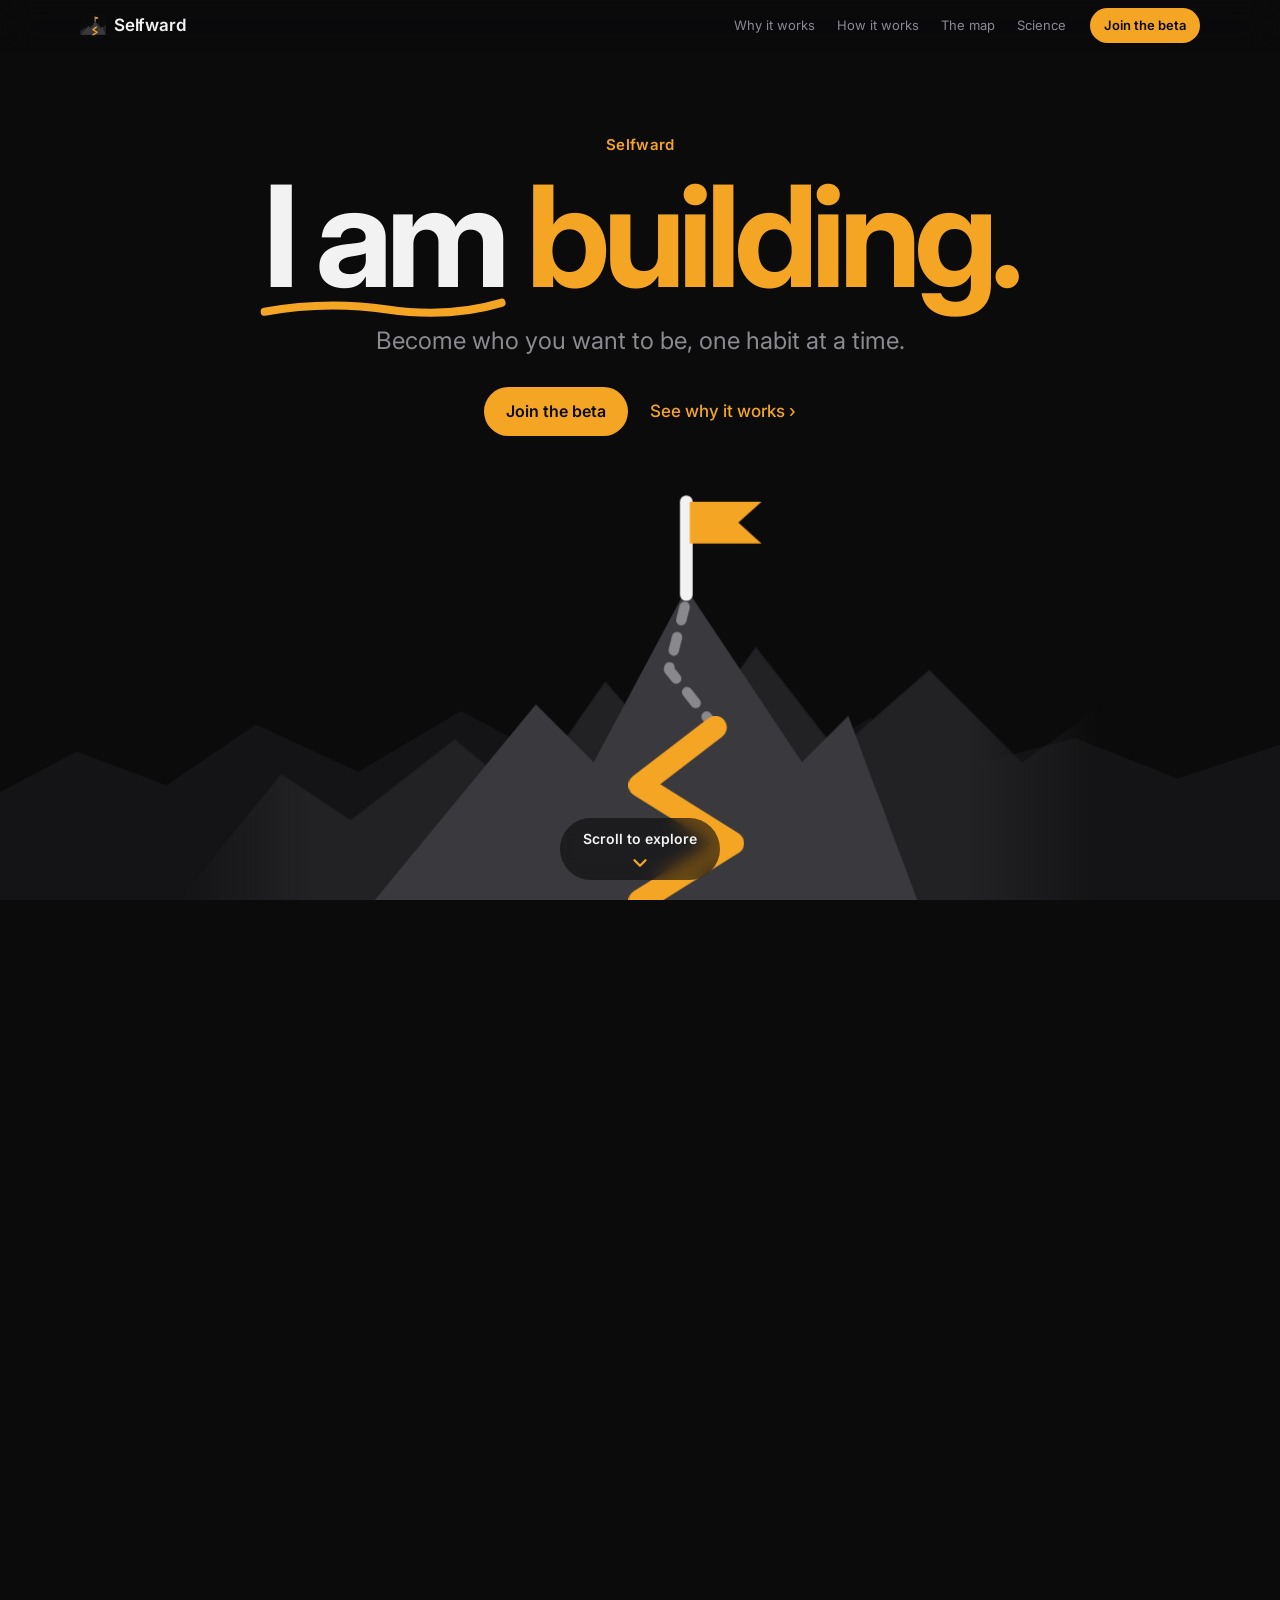
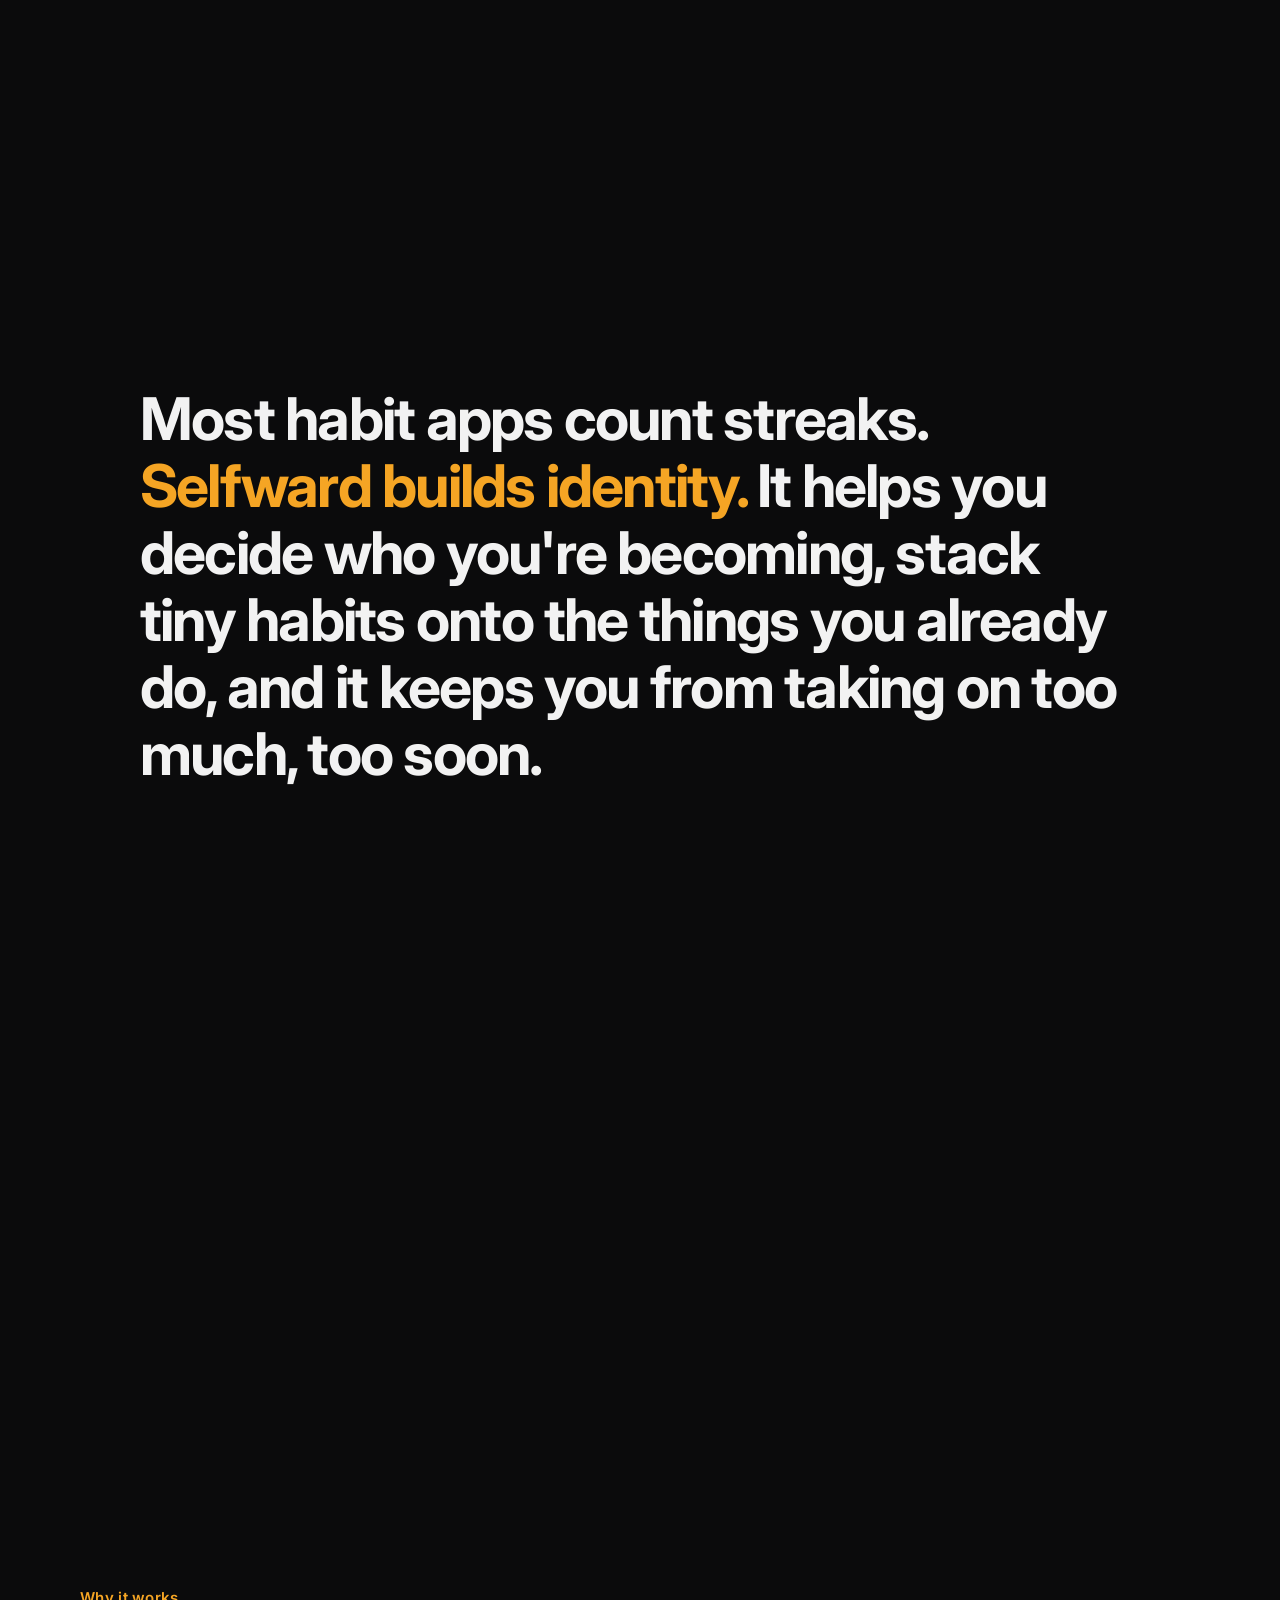
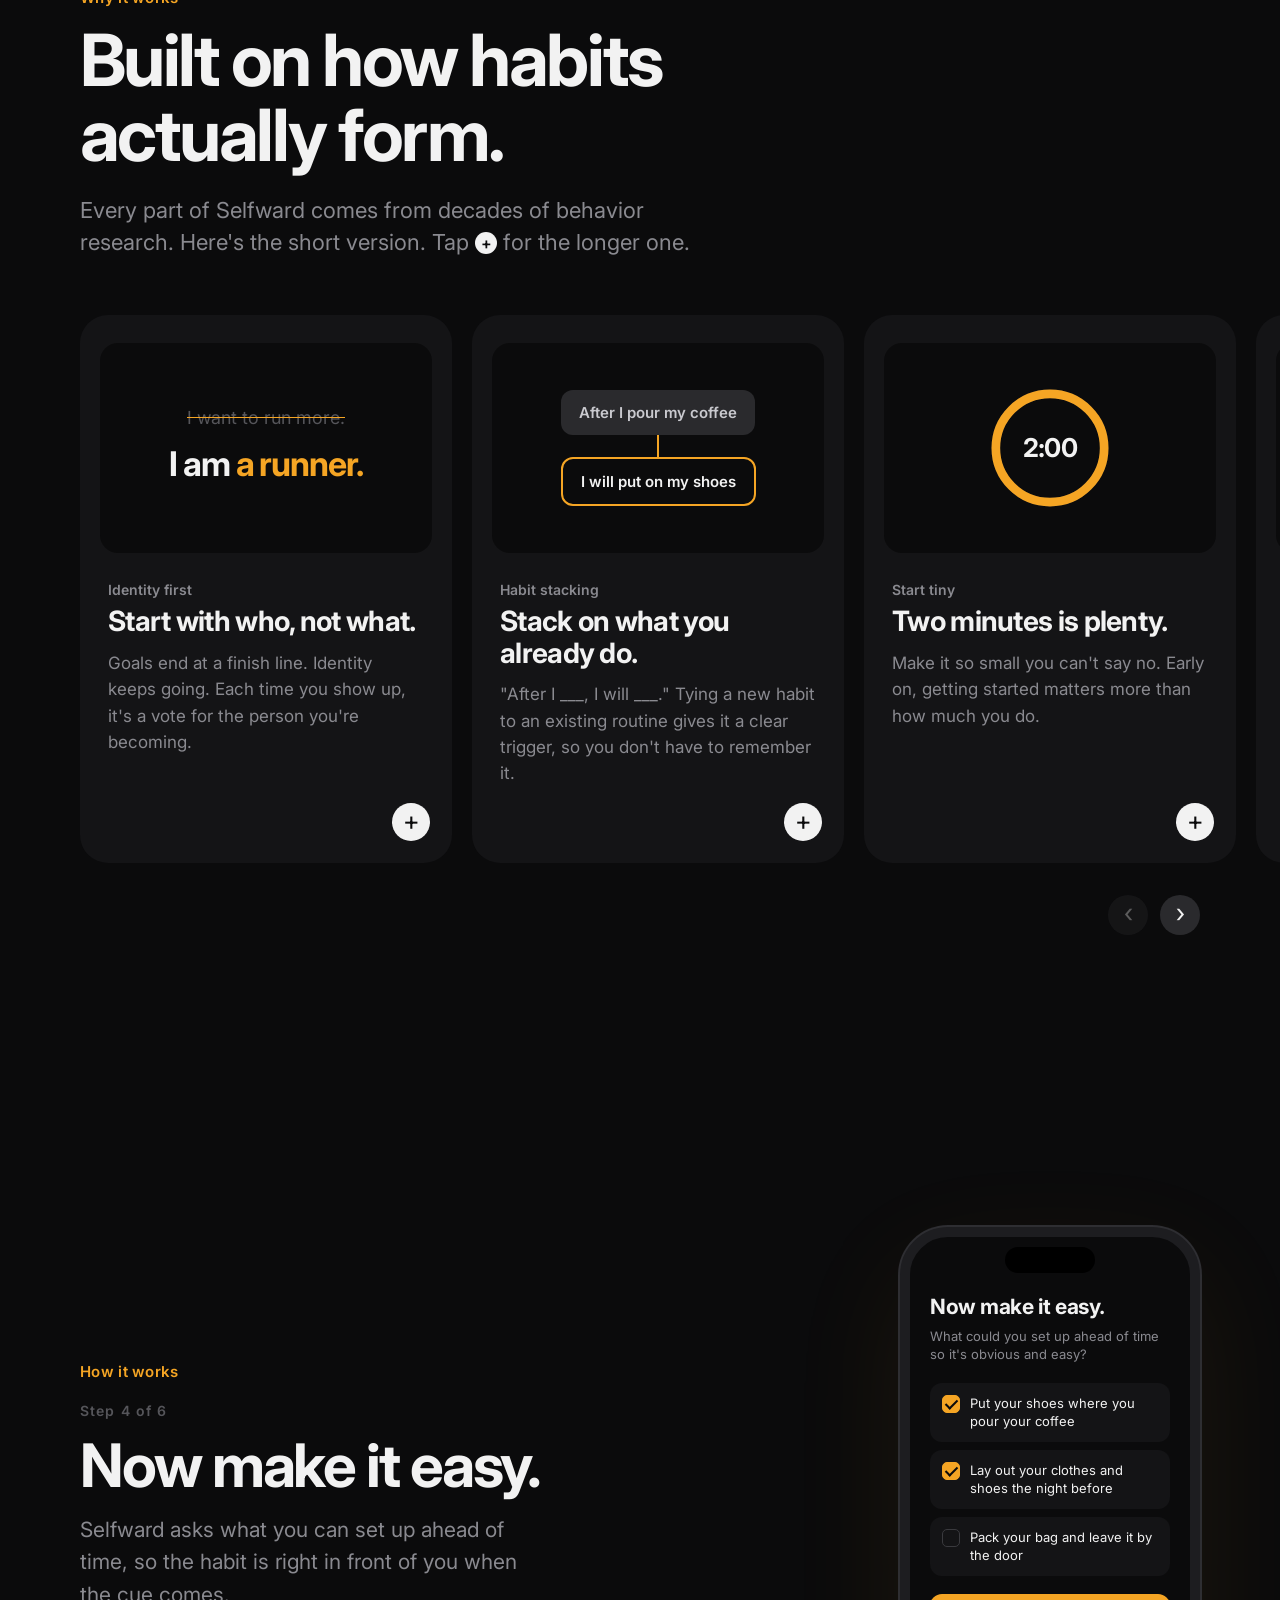
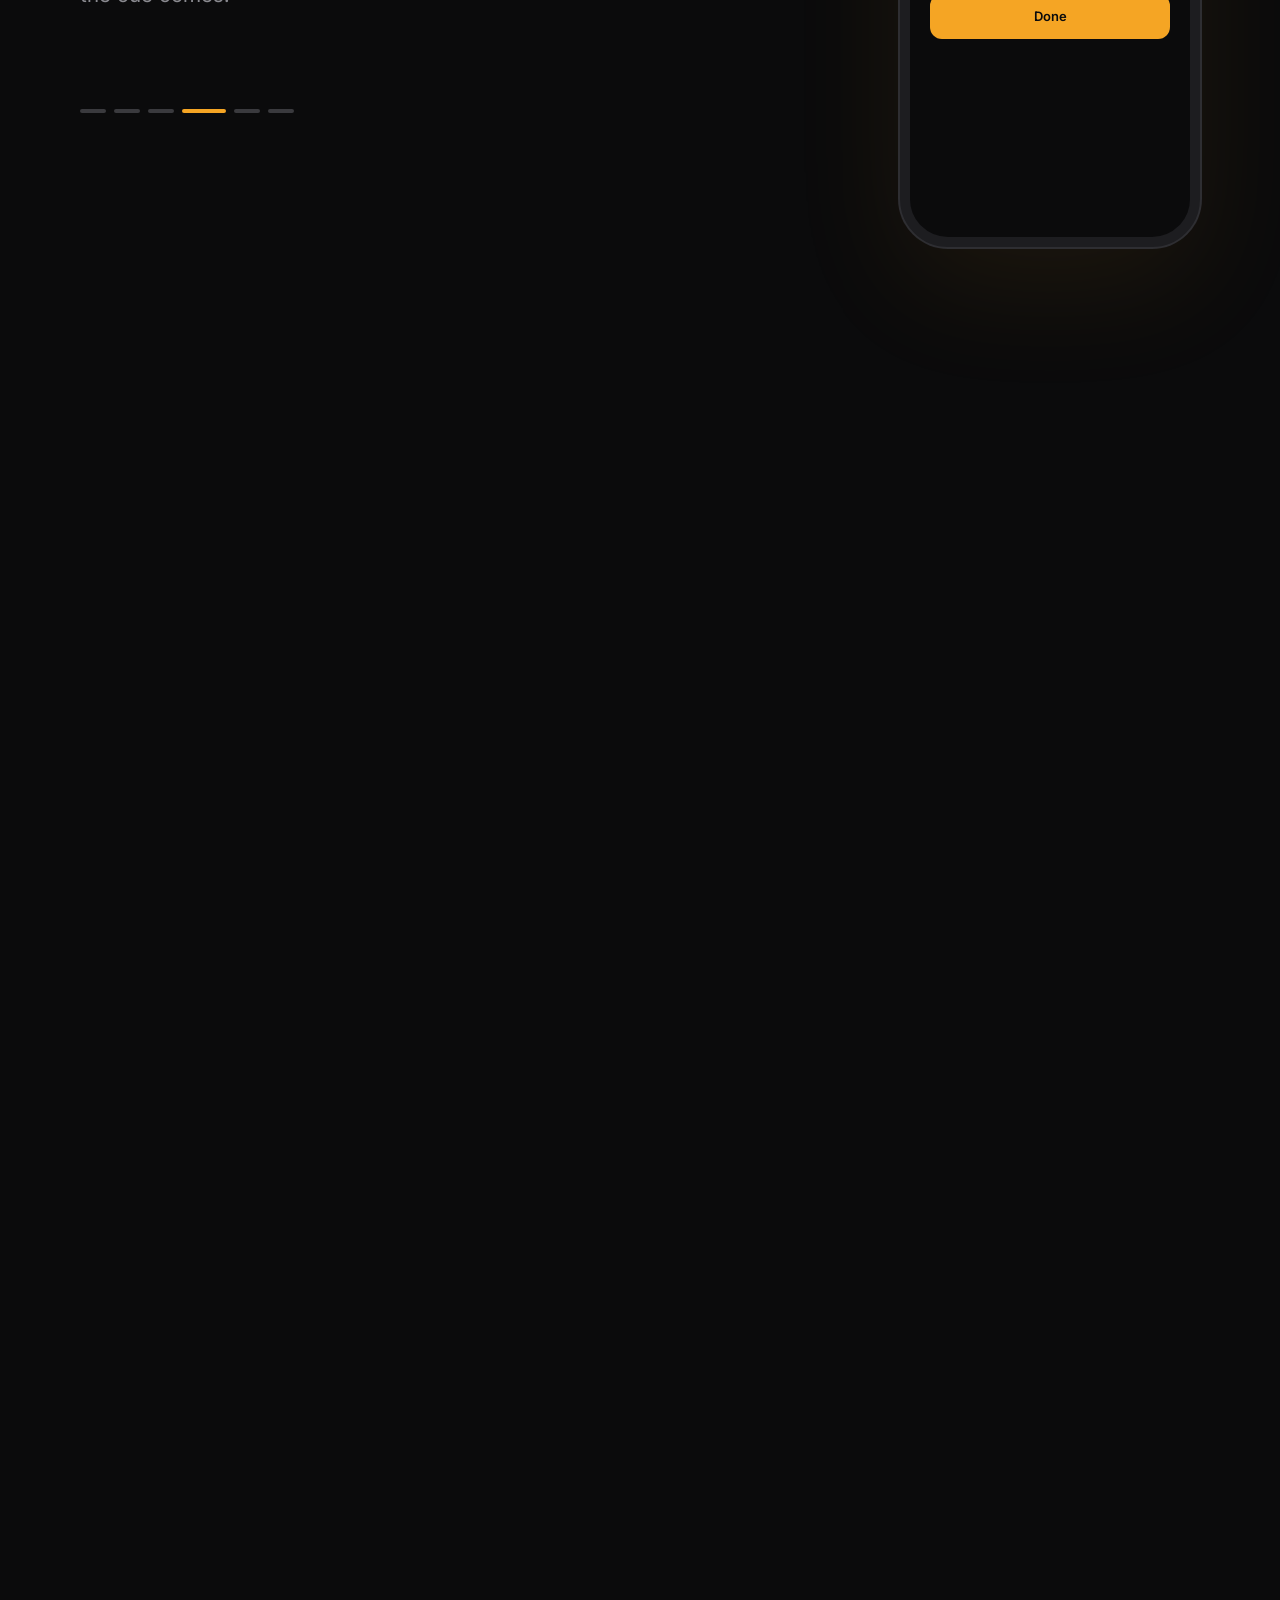
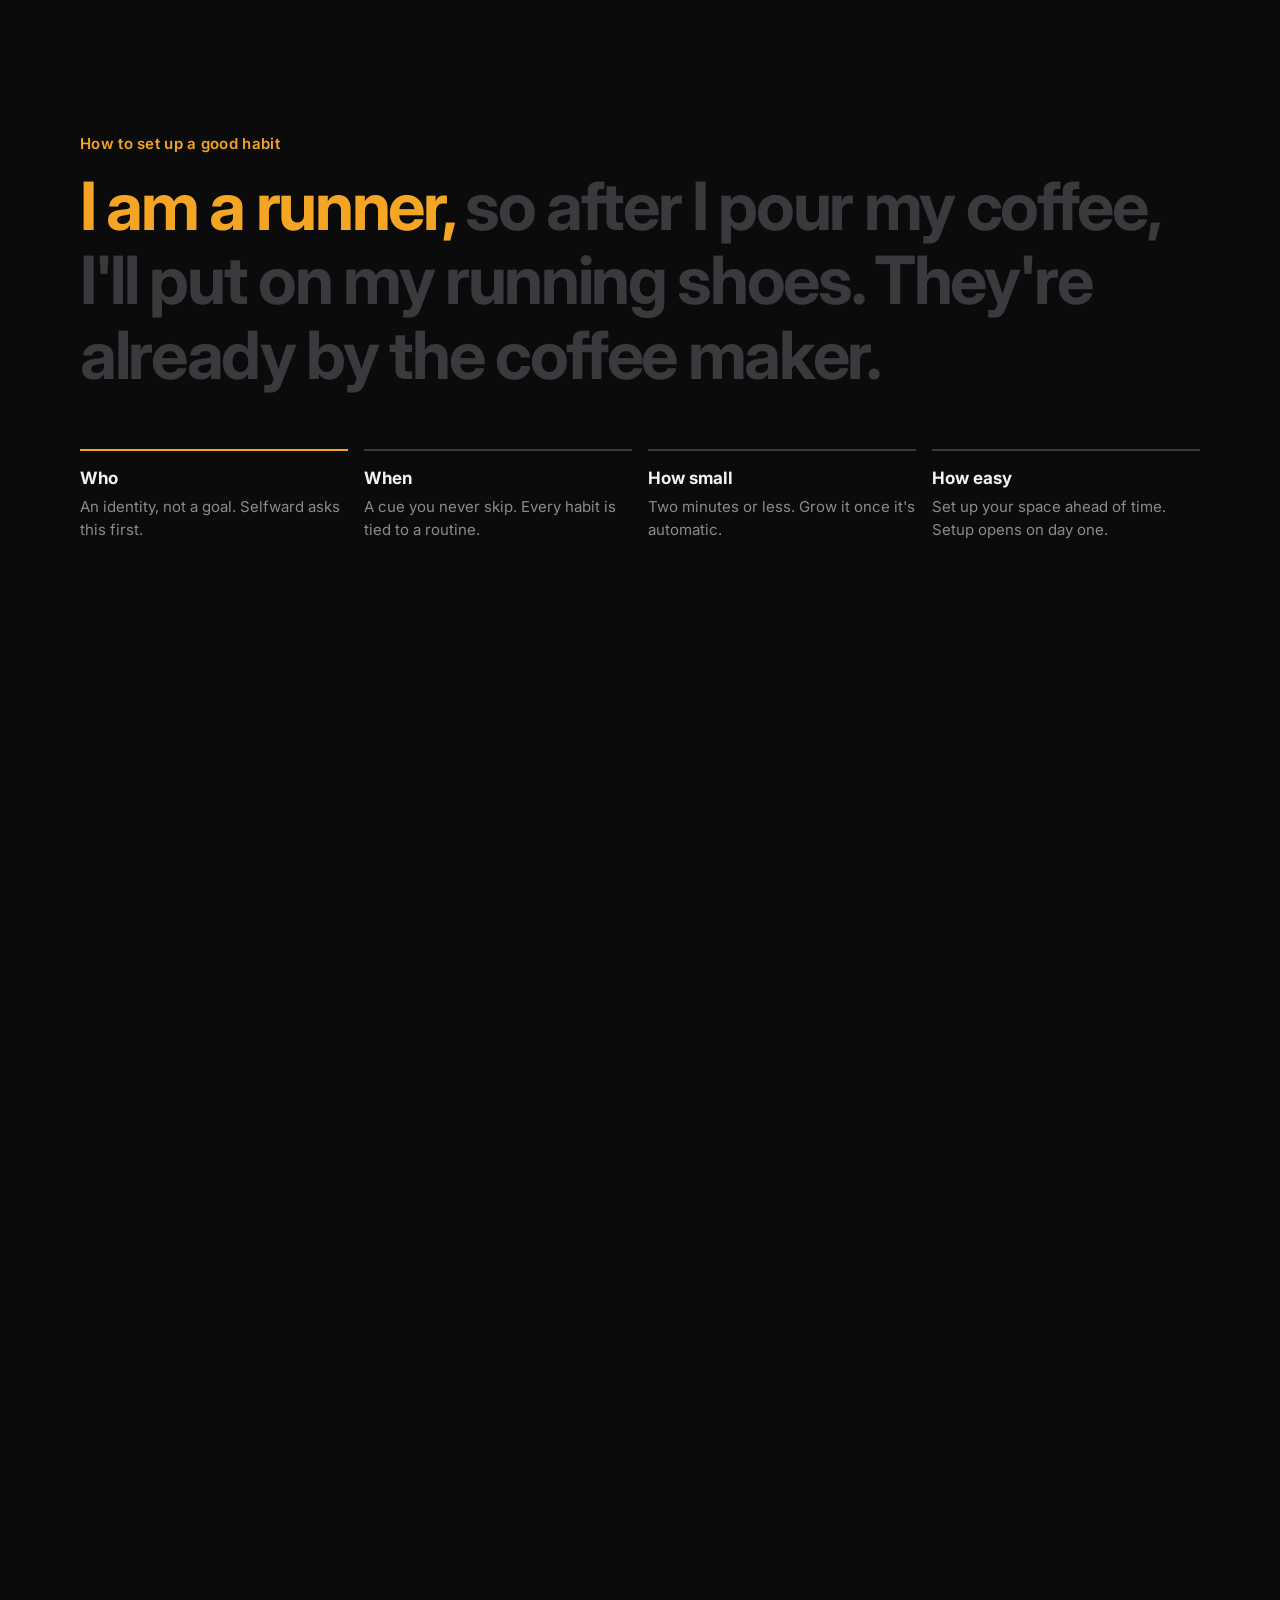
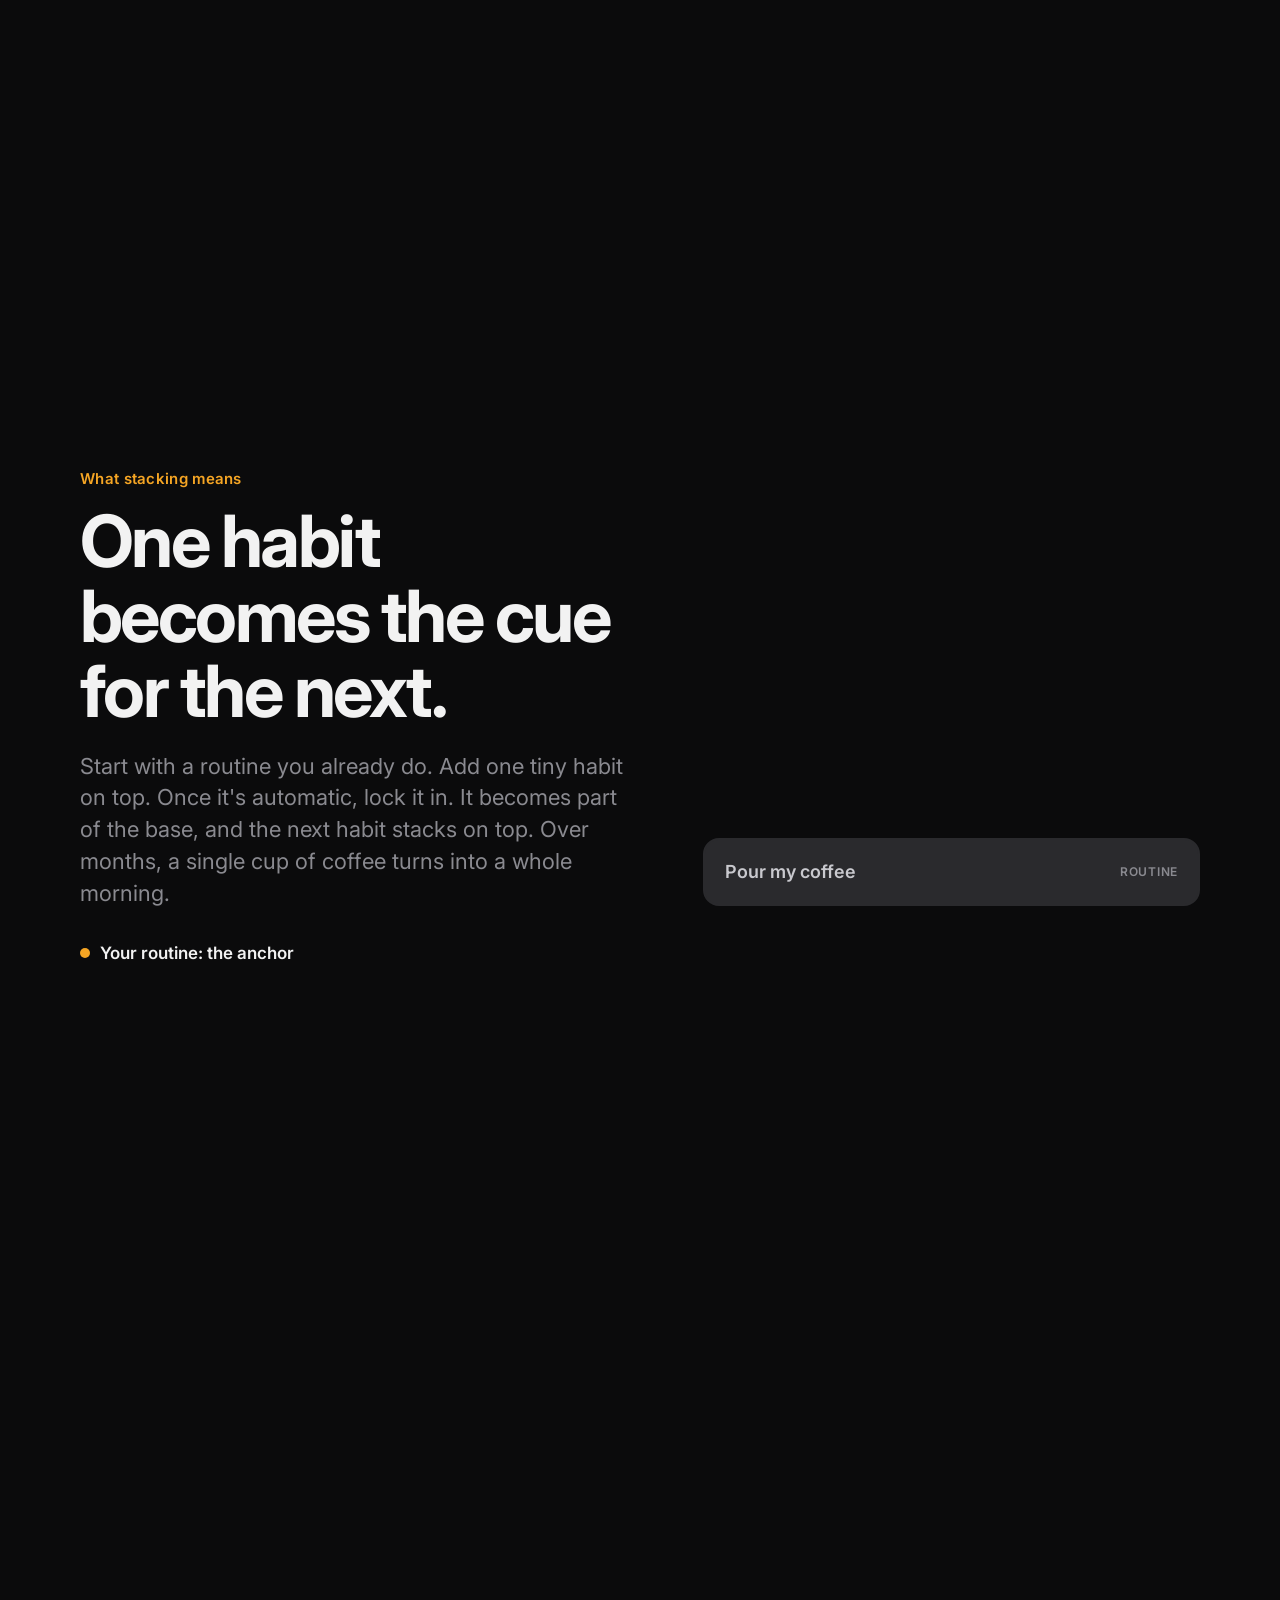
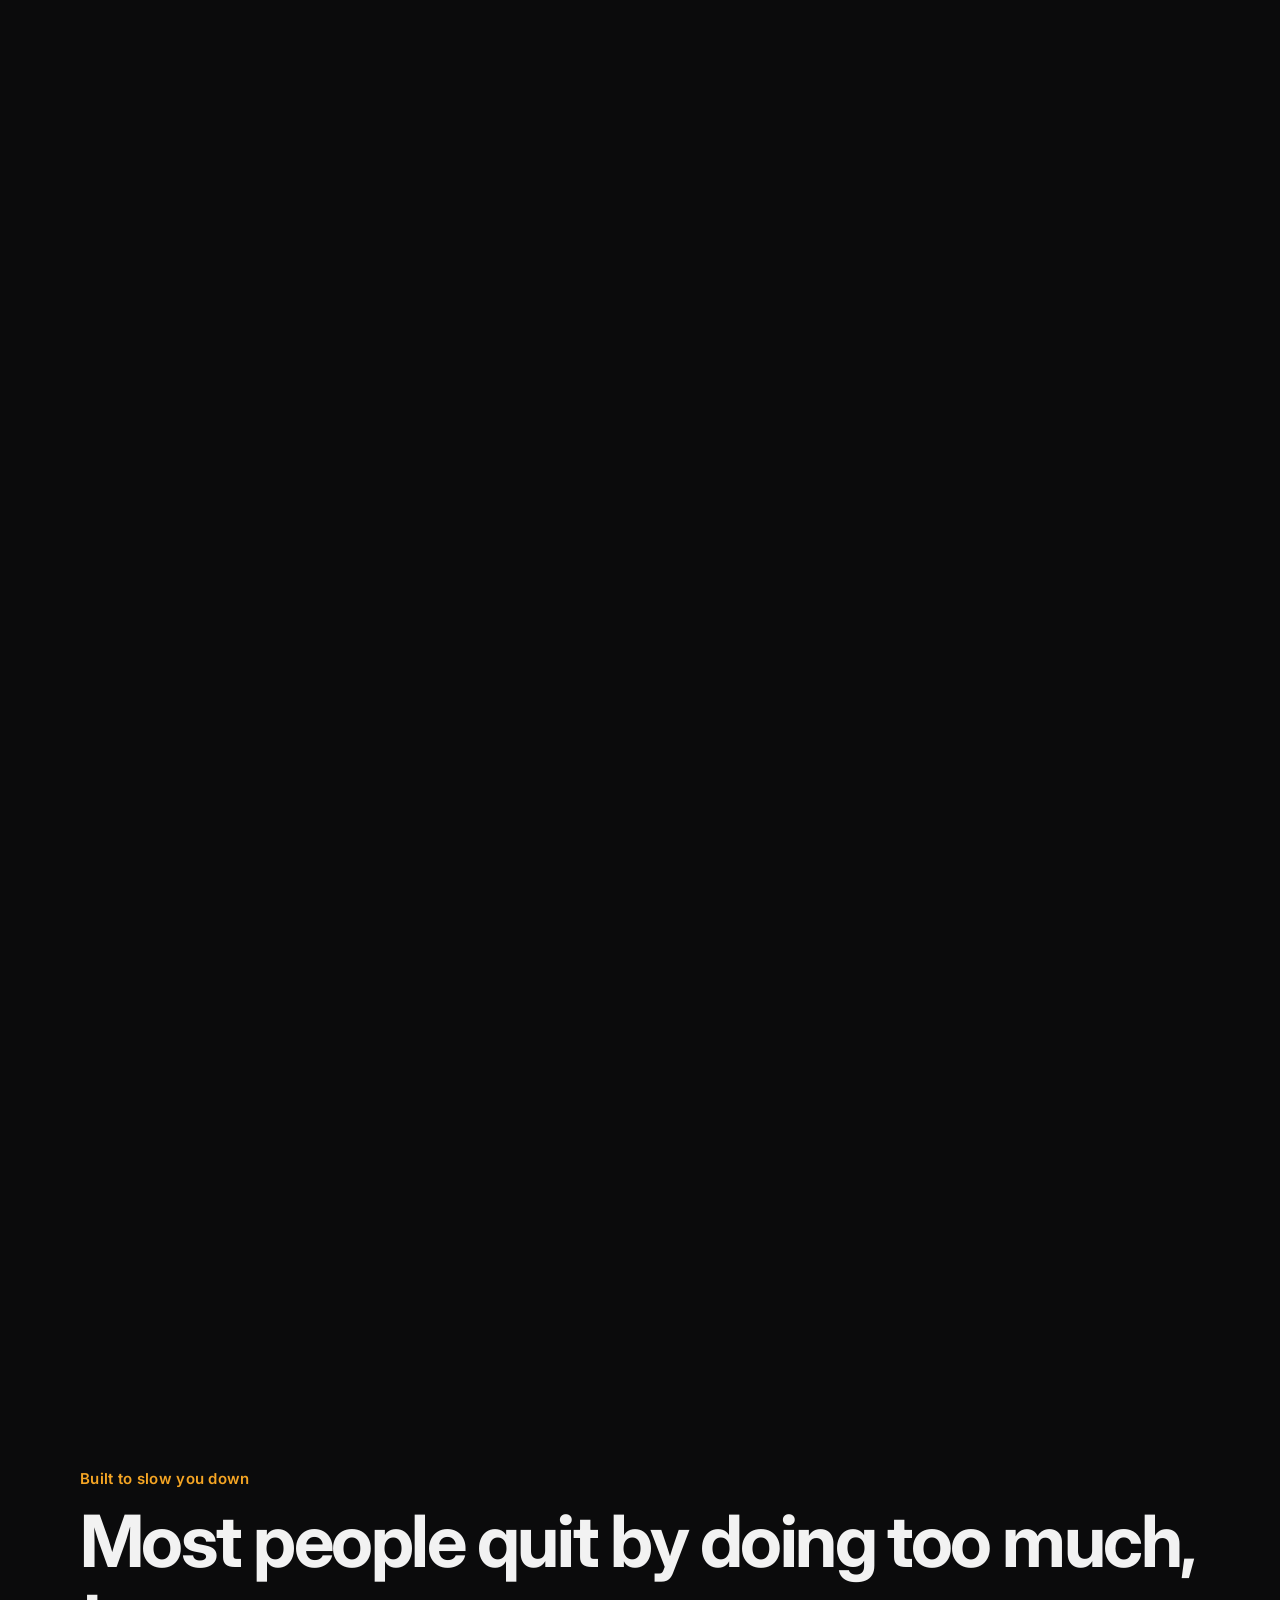
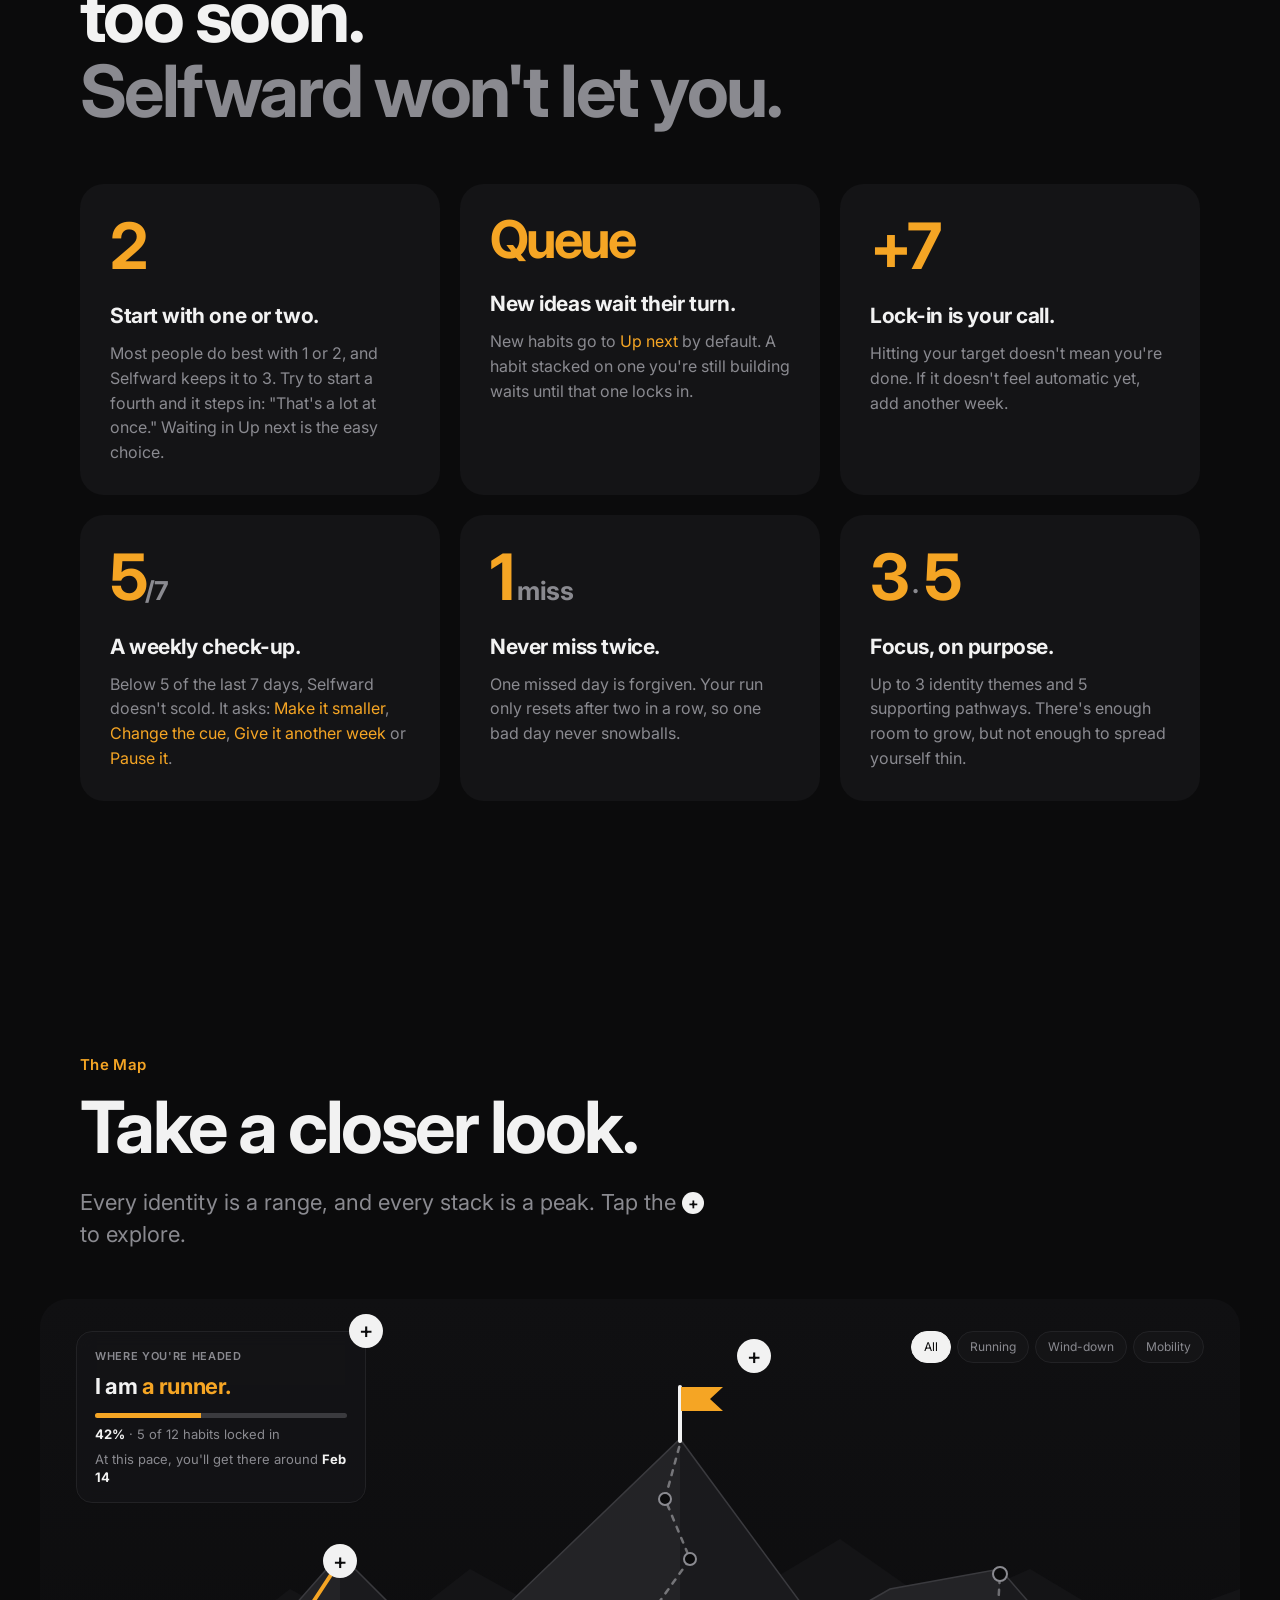
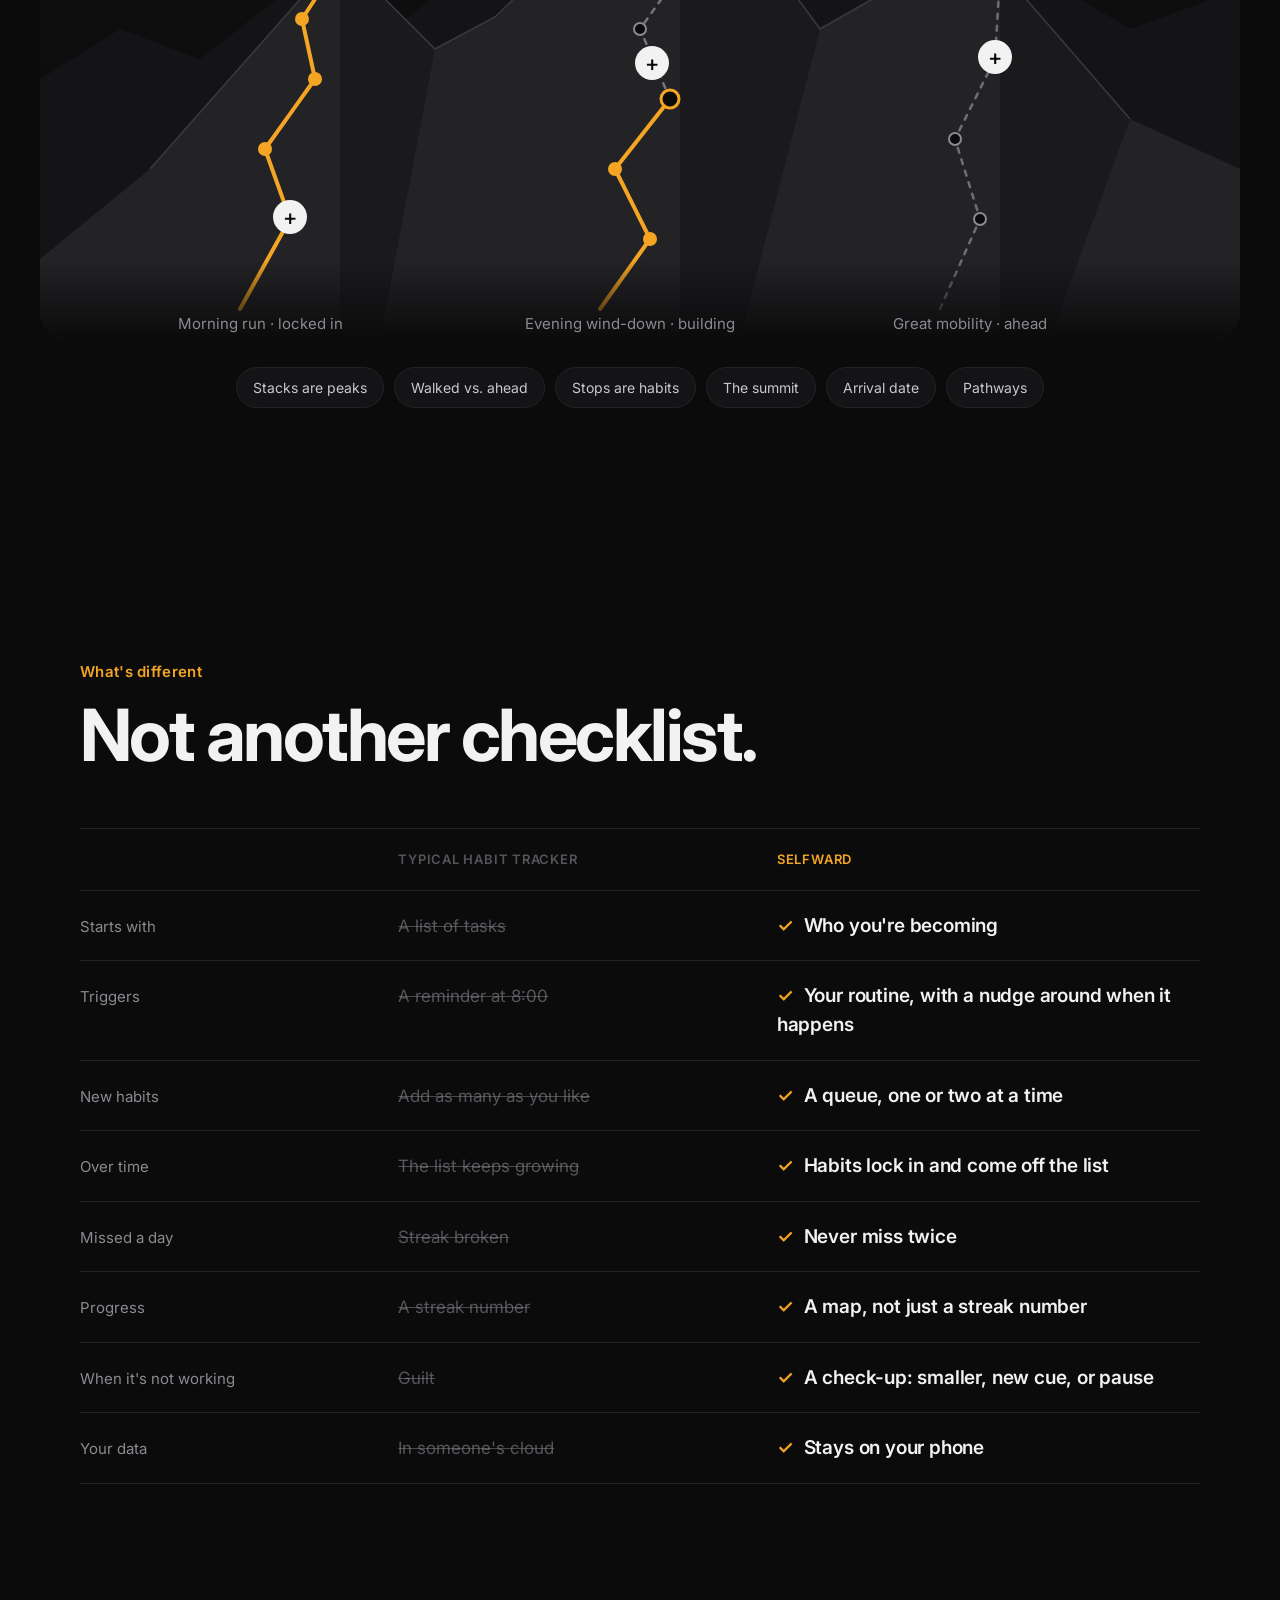
<file: index.html>
<!doctype html>
<html lang="en">
<head>
  <meta charset="utf-8">
  <meta name="viewport" content="width=device-width, initial-scale=1">
  <title>Selfward</title>
  <meta name="description" content="Selfward helps you become who you want to be, one habit at a time. Identity-first habit stacking, built on the science of how habits actually form.">
  <meta name="theme-color" content="#0B0B0C">
  <link rel="icon" href="assets/favicon.png">
  <link rel="apple-touch-icon" href="assets/icon.png">
  <link rel="preconnect" href="https://fonts.googleapis.com">
  <link rel="preconnect" href="https://fonts.gstatic.com" crossorigin>
  <link href="https://fonts.googleapis.com/css2?family=Inter:wght@400;500;600;700&display=swap" rel="stylesheet">
  <link rel="stylesheet" href="styles.css">
</head>
<body>

<!-- Nav -->
<header class="nav" id="nav">
  <a class="nav-brand" href="#top" aria-label="Selfward home">
    <svg viewBox="0 0 100 100" aria-hidden="true"><use href="#mark"/></svg>
    <span>Selfward</span>
  </a>
  <nav class="nav-links" aria-label="Sections">
    <a href="#why">Why it works</a>
    <a href="#story">How it works</a>
    <a href="#map">The map</a>
    <a href="#science">Science</a>
  </nav>
  <a class="btn btn-sm" href="#beta">Join the beta</a>
</header>

<!-- Shared SVG symbols -->
<svg width="0" height="0" style="position:absolute" aria-hidden="true">
  <symbol id="mark" viewBox="0 0 100 100">
    <path d="M-30 84 L-12 62 L0 70 L18 56 L30 66 L44 46 L56 60 L70 40 L84 58 L100 44 L116 60 L130 50 L130 84 Z" fill="#222225"/>
    <path d="M4 84 L32 50 L42 60 L58 30 L78 60 L86 52 L98 84 Z" fill="#3A3A3E"/>
    <path d="M50 84 L66 74 L50 64 L63 54" fill="none" stroke="#F5A524" stroke-width="5" stroke-linecap="round" stroke-linejoin="round"/>
    <path d="M58 31V15" stroke="#F2F2F2" stroke-width="2.6" stroke-linecap="round"/>
    <path d="M58.6 15H71L67 18.6L71 22.2H58.6Z" fill="#F5A524"/>
  </symbol>
</svg>

<main>

<!-- 1. Hero: the Range rises -->
<section class="hero" id="top" data-scroll>
  <div class="sticky hero-sticky">
    <div class="hero-far" aria-hidden="true">
      <svg viewBox="0 0 1000 200" preserveAspectRatio="none"><path d="M0 200 L0 120 L60 90 L130 115 L200 70 L280 105 L360 60 L440 100 L520 75 L600 110 L680 65 L760 100 L840 80 L920 110 L1000 85 L1000 200Z" fill="#141416"/></svg>
    </div>
    <div class="hero-copy">
      <p class="eyebrow hero-in" style="--d:1.9s">Selfward</p>
      <h1 class="hero-title">
        <span class="hero-in hero-iam" style="--d:2.1s">I am<svg class="ink" viewBox="0 0 120 10" preserveAspectRatio="none" aria-hidden="true"><path d="M4 7 Q33 2 62 6 T116 3" pathLength="100"/></svg></span>
        <span class="hero-in" style="--d:2.35s"><span class="hero-want">building.</span></span>
      </h1>
      <p class="hero-sub hero-in" style="--d:2.7s">Become who you want to be, one habit at a time.</p>
      <div class="hero-ctas hero-in" style="--d:2.95s">
        <a class="btn" href="#beta">Join the beta</a>
        <a class="link-arrow" href="#why">See why it works</a>
      </div>
    </div>
    <div class="range-wrap">
      <svg class="hero-range" viewBox="-30 0 160 84" aria-hidden="true">
        <defs>
          <linearGradient id="sidefade"><stop offset="0" stop-color="#fff" stop-opacity="0"/><stop offset=".14" stop-color="#fff"/><stop offset=".86" stop-color="#fff"/><stop offset="1" stop-color="#fff" stop-opacity="0"/></linearGradient>
          <mask id="sides" maskContentUnits="userSpaceOnUse"><rect x="-30" y="0" width="160" height="84" fill="url(#sidefade)"/></mask>
        </defs>
        <g mask="url(#sides)">
          <path class="r-back" d="M-30 84 L-12 62 L0 70 L18 56 L30 66 L44 46 L56 60 L70 40 L84 58 L100 44 L116 60 L130 50 L130 84 Z" fill="#222225"/>
        </g>
        <path class="r-front" d="M4 84 L32 50 L42 60 L58 30 L78 60 L86 52 L98 84 Z" fill="#3A3A3E"/>
        <path class="r-ahead" d="M63 54 L55 44 L58 32" fill="none" stroke="#C9C9CE" stroke-width="1.8" stroke-dasharray="2.4 3" stroke-linecap="round" stroke-linejoin="round"/>
        <path class="r-walked" d="M50 84 L66 74 L50 64 L63 54" fill="none" stroke="#F5A524" stroke-width="4" stroke-linecap="round" stroke-linejoin="round"/>
        <g class="r-flag">
          <path class="r-pole" d="M58 31V15" stroke="#F2F2F2" stroke-width="2.2" stroke-linecap="round"/>
          <path class="r-pennant" d="M58.6 15H71L67 18.6L71 22.2H58.6Z" fill="#F5A524"/>
        </g>
      </svg>
    </div>
    <div class="hero-veil" aria-hidden="true"></div>
    <a class="scroll-cue hero-in" style="--d:3.2s" href="#intro"><span>Scroll to explore</span><svg viewBox="0 0 24 24" aria-hidden="true"><path d="M6 9l6 6 6-6"/></svg></a>
  </div>
</section>

<!-- 2. Statement -->
<section class="statement-wrap" id="intro" data-scroll>
  <div class="sticky statement-sticky">
    <p class="statement" data-words>Most habit apps count streaks. Selfward builds identity. It helps you decide who you're becoming, stack tiny habits onto the things you already do, and it keeps you from taking on too much, too soon.</p>
  </div>
</section>

<!-- 3. Why it works: card rail -->
<section class="section" id="why">
  <div class="container">
    <p class="eyebrow reveal">Why it works</p>
    <h2 class="h2 reveal">Built on how habits<br>actually form.</h2>
    <p class="lede reveal">Every part of Selfward comes from decades of behavior research. Here's the short version. Tap <span class="plus-inline">+</span> for the longer one.</p>
  </div>
  <div class="rail-wrap reveal">
    <ul class="rail" id="rail" tabindex="0" aria-label="Principles behind Selfward">

      <li class="card">
        <div class="card-art art-identity" aria-hidden="true">
          <span class="strike">I want to run more.</span>
          <span class="big">I am <em>a runner.</em></span>
        </div>
        <p class="card-eyebrow">Identity first</p>
        <h3>Start with who, not what.</h3>
        <p>Goals end at a finish line. Identity keeps going. Each time you show up, it's a vote for the person you're becoming.</p>
        <button class="card-more-btn" aria-label="More about identity first">+</button>
        <div class="card-more" hidden>
          <p class="card-eyebrow">Identity first</p>
          <h3>Start with who, not what.</h3>
          <p>Most people set outcome goals, like "run a 10K" or "read 20 books". When the goal is reached or missed, the behavior usually stops. Identity-based habits flip the order. You decide who you're becoming ("I am a runner") and choose habits that prove it.</p>
          <p>Research on identity and motivation backs this up. In one study, asking people to <em>be a voter</em> raised turnout more than asking them <em>to vote</em>. Framing a behavior as part of who you are makes it matter more.</p>
          <p class="in-app"><strong>In Selfward:</strong> setup starts with "Who do you want to become?" Your "I am…" line sits at the top of Today, on your map and in every reminder.</p>
          <p class="cite">Bryan, Walton, Rogers &amp; Dweck (2011), <em>PNAS</em>. Oyserman (2009), identity-based motivation. Clear (2018), <em>Atomic Habits</em>.</p>
        </div>
      </li>

      <li class="card">
        <div class="card-art art-stack" aria-hidden="true">
          <span class="blk blk-base">After I pour my coffee</span>
          <span class="blk-join"></span>
          <span class="blk blk-new">I will put on my shoes</span>
        </div>
        <p class="card-eyebrow">Habit stacking</p>
        <h3>Stack on what you already do.</h3>
        <p>"After I ___, I will ___." Tying a new habit to an existing routine gives it a clear trigger, so you don't have to remember it.</p>
        <button class="card-more-btn" aria-label="More about habit stacking">+</button>
        <div class="card-more" hidden>
          <p class="card-eyebrow">Habit stacking</p>
          <h3>Stack on what you already do.</h3>
          <p>An if-then plan ("when X happens, I'll do Y") is called an <em>implementation intention</em>. It's one of the best-studied tools in behavior change. In a review of 94 studies, people who made if-then plans followed through much more often than people who only set a goal.</p>
          <p>Habit stacking uses a routine you already do every day as the "if". Your morning coffee already happens without fail, so it's a reliable cue for something new.</p>
          <p class="in-app"><strong>In Selfward:</strong> you list the routines you never skip, and every new habit has to be paired with one of them, or with the habit below it.</p>
          <p class="cite">Gollwitzer (1999), <em>American Psychologist</em>. Gollwitzer &amp; Sheeran (2006), <em>Advances in Experimental Social Psychology</em>.</p>
        </div>
      </li>

      <li class="card">
        <div class="card-art art-timer" aria-hidden="true">
          <svg viewBox="0 0 120 120"><circle cx="60" cy="60" r="50" stroke="#222225" stroke-width="8" fill="none"/><circle class="timer-arc" cx="60" cy="60" r="50" stroke="#F5A524" stroke-width="8" fill="none" stroke-linecap="round" pathLength="100" stroke-dasharray="100" stroke-dashoffset="100" transform="rotate(-90 60 60)"/></svg>
          <span>2:00</span>
        </div>
        <p class="card-eyebrow">Start tiny</p>
        <h3>Two minutes is plenty.</h3>
        <p>Make it so small you can't say no. Early on, getting started matters more than how much you do.</p>
        <button class="card-more-btn" aria-label="More about starting tiny">+</button>
        <div class="card-more" hidden>
          <p class="card-eyebrow">Start tiny</p>
          <h3>Two minutes is plenty.</h3>
          <p>Habits form through repetition in a steady context, not through intensity. A tiny version you do every day builds the cue-to-action link faster than an ambitious version you skip half the time.</p>
          <p>"Put on my running shoes" feels almost too easy. That's the point. Once starting is automatic, you can make it bigger.</p>
          <p class="in-app"><strong>In Selfward:</strong> the habit screen prompts "Make it so small you can't say no." When a habit gets hit or miss, the weekly check-up suggests <em>Make it smaller</em>.</p>
          <p class="cite">Fogg (2019), <em>Tiny Habits</em>. Clear (2018), the two-minute rule. Lally et al. (2010).</p>
        </div>
      </li>

      <li class="card">
        <div class="card-art art-easy" aria-hidden="true">
          <svg viewBox="0 0 200 110"><path d="M10 95 H190" stroke="#3A3A3E" stroke-width="2"/><path class="easy-ramp" d="M20 95 L180 30" stroke="#F5A524" stroke-width="4" stroke-linecap="round" fill="none" pathLength="100" stroke-dasharray="100" stroke-dashoffset="100"/><circle class="easy-ball" cx="20" cy="88" r="7" fill="#F2F2F2"/></svg>
          <span>Less friction</span>
        </div>
        <p class="card-eyebrow">Environment design</p>
        <h3>Make it obvious and easy.</h3>
        <p>Small bits of friction decide more than willpower does. Set things up ahead of time so the easy path is the right one.</p>
        <button class="card-more-btn" aria-label="More about environment design">+</button>
        <div class="card-more" hidden>
          <p class="card-eyebrow">Environment design</p>
          <h3>Make it obvious and easy.</h3>
          <p>Research on habits shows that people who seem to have lots of self-control mostly have fewer temptations and less friction. Their surroundings do the work. Moving an obstacle a few steps away, or putting a cue in plain sight, changes behavior far more than trying harder.</p>
          <p>Shoes by the coffee maker. A book on your pillow. A full water glass by the sink.</p>
          <p class="in-app"><strong>In Selfward:</strong> when a habit starts, a setup screen opens: "Now make it easy." It suggests ideas matched to your habit and your cue.</p>
          <p class="cite">Wood (2019), <em>Good Habits, Bad Habits</em>. Wood &amp; Neal (2007), <em>Psychological Review</em>.</p>
        </div>
      </li>

      <li class="card">
        <div class="card-art art-miss" aria-hidden="true">
          <div class="dots"><i></i><i></i><i></i><i class="miss"></i><i></i><i></i><i></i></div>
          <span>One miss keeps your run.</span>
        </div>
        <p class="card-eyebrow">Forgiveness</p>
        <h3>Never miss twice.</h3>
        <p>Missing one day doesn't undo your progress. What counts is getting back on track right away.</p>
        <button class="card-more-btn" aria-label="More about never missing twice">+</button>
        <div class="card-more" hidden>
          <p class="card-eyebrow">Forgiveness</p>
          <h3>Never miss twice.</h3>
          <p>In the best-known study of real-world habit formation, missing a single chance to do the behavior did not noticeably hurt how the habit formed. All-or-nothing streaks are what make people quit. One bad day turns into "I've blown it".</p>
          <p class="in-app"><strong>In Selfward:</strong> one missed day keeps your run, and two in a row starts it over. After a miss, Today gently reminds you: "Missed yesterday. Never miss twice." Days you've set as off are never counted as misses.</p>
          <p class="cite">Lally, van Jaarsveld, Potts &amp; Wardle (2010), <em>European Journal of Social Psychology</em>.</p>
        </div>
      </li>

      <li class="card">
        <div class="card-art art-curve" aria-hidden="true">
          <svg viewBox="0 0 200 110"><path d="M10 100 H190 M10 100 V10" stroke="#3A3A3E" stroke-width="1.5"/><path class="curve-line" d="M10 100 C 40 55, 70 30, 120 22 S 180 18, 190 18" stroke="#F5A524" stroke-width="3.5" fill="none" stroke-linecap="round" pathLength="100" stroke-dasharray="100" stroke-dashoffset="100"/><path d="M120 100 V22" stroke="#55555A" stroke-dasharray="3 4"/></svg>
          <span><b>66</b> days</span>
        </div>
        <p class="card-eyebrow">Automaticity</p>
        <h3>A habit is when you stop thinking.</h3>
        <p>On average, a new behavior took about 66 days to feel automatic. The range was huge, so Selfward lets <em>you</em> decide when a habit is locked in.</p>
        <button class="card-more-btn" aria-label="More about automaticity">+</button>
        <div class="card-more" hidden>
          <p class="card-eyebrow">Automaticity</p>
          <h3>A habit is when you stop thinking.</h3>
          <p>Forget "21 days to form a habit". When researchers tracked people building new daily habits, automaticity rose quickly at first and then leveled off. It took a median of 66 days to reach the plateau, with a range from 18 to 254 days depending on the person and the behavior.</p>
          <p>The real finish line isn't a day count. It's the moment you do the thing without deciding to.</p>
          <p class="in-app"><strong>In Selfward:</strong> you choose a target of 7, 14, 21, 30 or 66 days. When you reach it, Selfward asks, "Does it happen without thinking yet?" You can lock it in, or take one more week.</p>
          <p class="cite">Lally et al. (2010), <em>European Journal of Social Psychology</em>.</p>
        </div>
      </li>

    </ul>
    <div class="rail-controls container">
      <button class="rail-btn" data-dir="-1" aria-label="Previous card">&#8249;</button>
      <button class="rail-btn" data-dir="1" aria-label="Next card">&#8250;</button>
    </div>
  </div>
</section>

<!-- 4. Scroll-scrubbed story -->
<section class="story" id="story" data-scroll data-steps="6">
  <div class="sticky story-sticky">
    <div class="story-captions">
      <p class="eyebrow">How it works</p>
      <div class="captions">
        <div class="cap"><span class="cap-n">Step 1 of 6</span><h2>Start with who.</h2><p>Pick the person you're becoming. Every habit after this is a vote for them.</p></div>
        <div class="cap"><span class="cap-n">Step 2 of 6</span><h2>Find the cue you never skip.</h2><p>Pouring coffee, brushing your teeth, getting into bed. These already happen every day, so they make good anchors.</p></div>
        <div class="cap"><span class="cap-n">Step 3 of 6</span><h2>Stack something tiny on top.</h2><p>After I pour my coffee, I'll put on my running shoes. Keep it small enough that you can't say no.</p></div>
        <div class="cap"><span class="cap-n">Step 4 of 6</span><h2>Now make it easy.</h2><p>Selfward asks what you can set up ahead of time, so the habit is right in front of you when the cue comes.</p></div>
        <div class="cap"><span class="cap-n">Step 5 of 6</span><h2>Show up. Missed a day? Fine.</h2><p>Missing one day keeps your run going. Miss two in a row and it starts over. Never miss twice.</p></div>
        <div class="cap"><span class="cap-n">Step 6 of 6</span><h2>Lock it in.</h2><p>Once it happens without thinking, it comes off your list for good. Then you choose what stacks on top of it next.</p></div>
      </div>
      <div class="story-progress" aria-hidden="true"><i></i><i></i><i></i><i></i><i></i><i></i></div>
    </div>

    <div class="phone" aria-hidden="true">
      <div class="phone-notch"></div>

      <div class="screen s1">
        <p class="s-title">Who do you want to become?</p>
        <p class="s-sub">Lasting change starts with who you are, not what you want to get done.</p>
        <div class="chips">
          <span>Health and body</span><span class="on">Fitness and sport</span><span>Calm and mindfulness</span><span>Learning and reading</span><span>Creativity</span><span>Focus and discipline</span><span>Family and relationships</span><span>Money</span>
        </div>
        <div class="s-iam">I am<br><em>a runner.</em></div>
      </div>

      <div class="screen s2">
        <p class="s-title">What do you already do every day?</p>
        <p class="s-sub">These are the cues your new habits will stack on. Pick the things you never skip.</p>
        <p class="s-group">Morning</p>
        <div class="rows">
          <span>Wake up</span><span class="on">Pour my coffee</span><span>Brush my teeth</span>
        </div>
        <p class="s-group">Afternoon</p>
        <div class="rows"><span>Eat lunch</span></div>
        <p class="s-group">Evening</p>
        <div class="rows"><span>Cook dinner</span><span>Get into bed</span></div>
      </div>

      <div class="screen s3">
        <p class="s-title">Build your first stack</p>
        <p class="s-sub">Pair each new habit with something you already do, so one leads straight into the next.</p>
        <div class="stack-demo">
          <div class="sd-cue"><small>After I</small>pour my coffee</div>
          <div class="sd-join"></div>
          <div class="sd-new"><small>I will</small>put on my running shoes</div>
        </div>
        <p class="s-note">Make it so small you can't say no. Two minutes is plenty.</p>
        <div class="days"><span class="on">M</span><span class="on">T</span><span class="on">W</span><span class="on">T</span><span class="on">F</span><span>S</span><span>S</span></div>
        <p class="s-meta">Lock it in after <b>21 days</b></p>
      </div>

      <div class="screen s4">
        <p class="s-title">Now make it easy.</p>
        <p class="s-sub">What could you set up ahead of time so it's obvious and easy?</p>
        <div class="ideas">
          <label><i></i>Put your shoes where you pour your coffee</label>
          <label><i></i>Lay out your clothes and shoes the night before</label>
          <label><i></i>Pack your bag and leave it by the door</label>
        </div>
        <div class="s-btn">Done</div>
      </div>

      <div class="screen s5">
        <p class="s-day">Day 12</p>
        <p class="s-iam-sm">I am <em>a runner.</em></p>
        <div class="banner">Missed yesterday. <b>Never miss twice.</b></div>
        <div class="week"><i class="d"></i><i class="d"></i><i class="d"></i><i class="d"></i><i class="d"></i><i class="m"></i><i class="t"></i></div>
        <p class="s-group">Morning</p>
        <div class="check"><i></i><div><small>After I pour my coffee</small>Put on my running shoes</div></div>
        <div class="check c2"><i></i><div><small>After I brush my teeth</small>Drink a glass of water</div></div>
        <p class="s-group">Evening</p>
        <div class="check c3"><i></i><div><small>After I get into bed</small>Read one page</div></div>
        <div class="tabbar"><span class="on">Today</span><span>Map</span><span>History</span><span>Settings</span></div>
      </div>

      <div class="screen s6">
        <div class="ring"><svg viewBox="0 0 120 120"><circle cx="60" cy="60" r="52" stroke="#222225" stroke-width="6" fill="none"/><circle class="ring-arc" cx="60" cy="60" r="52" stroke="#F5A524" stroke-width="6" fill="none" stroke-linecap="round" pathLength="100" stroke-dasharray="100" stroke-dashoffset="100" transform="rotate(-90 60 60)"/></svg><span><b>21</b>days</span></div>
        <div class="c-ask">
          <p class="s-title center">Does it happen without thinking yet?</p>
          <div class="s-btn">Lock it in</div>
          <div class="s-btn ghost">One more week</div>
        </div>
        <div class="c-done">
          <p class="s-title center">Locked in.</p>
          <p class="s-sub center">It's not a thought anymore. It's a habit, and part of who you are.</p>
          <div class="next"><small>Up next on this stack</small>Walk to the corner</div>
        </div>
      </div>
    </div>
  </div>
</section>

<!-- 5. How to set up a good habit -->
<section class="section formula-wrap" id="setup" data-scroll>
  <div class="sticky formula-sticky">
    <div class="container">
      <p class="eyebrow">How to set up a good habit</p>
      <p class="formula">
        <span class="seg" data-k="Who">I am a runner,</span>
        <span class="seg" data-k="When">so after I pour my coffee,</span>
        <span class="seg" data-k="How small">I'll put on my running shoes.</span>
        <span class="seg" data-k="How easy">They're already by the coffee maker.</span>
      </p>
      <div class="formula-keys">
        <div class="fk"><b>Who</b><p>An identity, not a goal. Selfward asks this first.</p></div>
        <div class="fk"><b>When</b><p>A cue you never skip. Every habit is tied to a routine.</p></div>
        <div class="fk"><b>How small</b><p>Two minutes or less. Grow it once it's automatic.</p></div>
        <div class="fk"><b>How easy</b><p>Set up your space ahead of time. Setup opens on day one.</p></div>
      </div>
    </div>
  </div>
</section>

<!-- 6. What stacking means -->
<section class="tower-wrap" id="stacking" data-scroll data-steps="5">
  <div class="sticky tower-sticky container">
    <div class="tower-copy">
      <p class="eyebrow">What stacking means</p>
      <h2 class="h2">One habit becomes the cue for the next.</h2>
      <p class="lede">Start with a routine you already do. Add one tiny habit on top. Once it's automatic, lock it in. It becomes part of the base, and the next habit stacks on top. Over months, a single cup of coffee turns into a whole morning.</p>
      <p class="tower-status"><span class="ts-dot"></span><span id="towerStatus">Your routine: the anchor</span></p>
    </div>
    <div class="tower" aria-hidden="true">
      <div class="tb tb5"><span>Stretch for 5 minutes</span><em></em></div>
      <div class="tb tb4"><span>Run for 10 minutes</span><em></em></div>
      <div class="tb tb3"><span>Walk to the corner</span><em></em></div>
      <div class="tb tb2"><span>Put on my running shoes</span><em></em></div>
      <div class="tb tb1 base"><span>Pour my coffee</span><em>routine</em></div>
    </div>
  </div>
</section>

<!-- 7. Guardrails -->
<section class="section" id="guardrails">
  <div class="container">
    <p class="eyebrow reveal">Built to slow you down</p>
    <h2 class="h2 reveal">Most people quit by doing too much, too soon.<br><span class="muted">Selfward won't let you.</span></h2>
    <div class="guards">
      <article class="guard reveal">
        <p class="g-num"><span data-count="2">0</span></p>
        <h3>Start with one or two.</h3>
        <p>Most people do best with 1 or 2, and Selfward keeps it to 3. Try to start a fourth and it steps in: "That's a lot at once." Waiting in Up next is the easy choice.</p>
      </article>
      <article class="guard reveal">
        <p class="g-num g-word">Queue</p>
        <h3>New ideas wait their turn.</h3>
        <p>New habits go to <em>Up next</em> by default. A habit stacked on one you're still building waits until that one locks in.</p>
      </article>
      <article class="guard reveal">
        <p class="g-num">+<span data-count="7">0</span></p>
        <h3>Lock-in is your call.</h3>
        <p>Hitting your target doesn't mean you're done. If it doesn't feel automatic yet, add another week.</p>
      </article>
      <article class="guard reveal">
        <p class="g-num"><span data-count="5">0</span><small>/7</small></p>
        <h3>A weekly check-up.</h3>
        <p>Below 5 of the last 7 days, Selfward doesn't scold. It asks: <em>Make it smaller</em>, <em>Change the cue</em>, <em>Give it another week</em> or <em>Pause it</em>.</p>
      </article>
      <article class="guard reveal">
        <p class="g-num"><span data-count="1">0</span><small> miss</small></p>
        <h3>Never miss twice.</h3>
        <p>One missed day is forgiven. Your run only resets after two in a row, so one bad day never snowballs.</p>
      </article>
      <article class="guard reveal">
        <p class="g-num"><span data-count="3">0</span><small> · </small><span data-count="5">0</span></p>
        <h3>Focus, on purpose.</h3>
        <p>Up to 3 identity themes and 5 supporting pathways. There's enough room to grow, but not enough to spread yourself thin.</p>
      </article>
    </div>
  </div>
</section>

<!-- 8. Take a closer look: the map -->
<section class="section closer" id="map">
  <div class="container">
    <p class="eyebrow reveal">The Map</p>
    <h2 class="h2 reveal">Take a closer look.</h2>
    <p class="lede reveal">Every identity is a range, and every stack is a peak. Tap the <span class="plus-inline">+</span> to explore.</p>
  </div>
  <div class="map-scroll reveal" id="mapScroll">
    <div class="map-stage" id="mapStage">
      <svg class="map-svg" viewBox="0 0 1200 640" aria-hidden="true">
        <defs>
          <linearGradient id="fog" x1="0" y1="0" x2="0" y2="1"><stop offset="0" stop-color="#0B0B0C" stop-opacity="0"/><stop offset="1" stop-color="#0B0B0C"/></linearGradient>
        </defs>
        <path d="M0 640 L0 380 L80 330 L160 360 L250 290 L340 340 L430 270 L520 320 L610 250 L700 300 L800 240 L900 310 L990 270 L1090 330 L1200 290 L1200 640Z" fill="#141416"/>
        <path d="M0 640 L0 560 L110 470 L300 255 L395 350 L455 318 L640 140 L780 330 L850 290 L960 270 L1090 420 L1200 470 L1200 640 Z" fill="#232326"/>
        <path d="M300 255 L395 350 L340 640 L300 640Z M640 140 L780 330 L700 640 L640 640Z M960 270 L1090 420 L1010 640 L960 640Z" fill="#1A1A1D"/>
        <path d="M110 470 L300 255 L395 350 L455 318 L640 140 L780 330 L850 290 L960 270 L1090 420" fill="none" stroke="#3A3A3E" stroke-width="1.5"/>
        <!-- Stack A: locked -->
        <path class="trail" d="M200 610 L250 520 L225 450 L275 380 L262 320 L300 262" fill="none" stroke="#F5A524" stroke-width="4" stroke-linecap="round" stroke-linejoin="round"/>
        <g fill="#F5A524"><circle cx="250" cy="520" r="7"/><circle cx="225" cy="450" r="7"/><circle cx="275" cy="380" r="7"/><circle cx="262" cy="320" r="7"/><circle cx="300" cy="262" r="9"/></g>
        <!-- Stack B: building -->
        <path class="trail" d="M560 610 L610 540 L575 470 L630 400" fill="none" stroke="#F5A524" stroke-width="4" stroke-linecap="round" stroke-linejoin="round"/>
        <path d="M630 400 L600 330 L650 260 L625 200 L640 145" fill="none" stroke="#C9C9CE" stroke-opacity=".5" stroke-width="2.5" stroke-dasharray="5 7" stroke-linecap="round"/>
        <g fill="#F5A524"><circle cx="610" cy="540" r="7"/><circle cx="575" cy="470" r="7"/></g>
        <circle class="pulse" cx="630" cy="400" r="9" fill="#0B0B0C" stroke="#F5A524" stroke-width="3"/>
        <g fill="#0B0B0C" stroke="#8A8A90" stroke-width="2"><circle cx="600" cy="330" r="6"/><circle cx="650" cy="260" r="6"/><circle cx="625" cy="200" r="6"/></g>
        <path d="M640 142 V88" stroke="#F2F2F2" stroke-width="4" stroke-linecap="round"/>
        <path d="M641 88 H683 L670 100 L683 112 H641Z" fill="#F5A524"/>
        <!-- Pathway C: ahead -->
        <path d="M900 610 L940 520 L915 440 L955 360 L960 275" fill="none" stroke="#C9C9CE" stroke-opacity=".45" stroke-width="2.5" stroke-dasharray="5 7" stroke-linecap="round"/>
        <g fill="#0B0B0C" stroke="#8A8A90" stroke-width="2"><circle cx="940" cy="520" r="6"/><circle cx="915" cy="440" r="6"/><circle cx="955" cy="360" r="6"/><circle cx="960" cy="275" r="7"/></g>
        <rect x="0" y="560" width="1200" height="80" fill="url(#fog)"/>
        <g font-family="Inter, sans-serif" font-size="15" fill="#8A8A90" text-anchor="middle">
          <text x="220" y="630">Morning run · locked in</text>
          <text x="590" y="630">Evening wind-down · building</text>
          <text x="930" y="630">Great mobility · ahead</text>
        </g>
      </svg>

      <div class="map-card">
        <p class="mc-k">Where you're headed</p>
        <p class="mc-iam">I am <em>a runner.</em></p>
        <div class="mc-bar"><i style="width:42%"></i></div>
        <p class="mc-meta"><b>42%</b> · 5 of 12 habits locked in</p>
        <p class="mc-meta">At this pace, you'll get there around <b>Feb 14</b></p>
      </div>
      <div class="map-filters"><span class="on">All</span><span>Running</span><span>Wind-down</span><span>Mobility</span></div>

      <button class="hotspot" style="left:25%;top:41%" data-hs="peak" aria-expanded="false" aria-label="Every peak is a stack">+</button>
      <button class="hotspot" style="left:51%;top:57%" data-hs="trail" aria-expanded="false" aria-label="Walked and ahead trails">+</button>
      <button class="hotspot" style="left:59.5%;top:9%" data-hs="flag" aria-expanded="false" aria-label="The flag">+</button>
      <button class="hotspot" style="left:20.8%;top:81%" data-hs="stops" aria-expanded="false" aria-label="Stops are habits">+</button>
      <button class="hotspot" style="left:79.6%;top:56%" data-hs="pathway" aria-expanded="false" aria-label="Pathways">+</button>
      <button class="hotspot hs-card" data-hs="eta" aria-expanded="false" aria-label="Arrival date">+</button>

      <div class="pop" id="pop" role="dialog" aria-modal="false" aria-labelledby="popTitle" hidden>
        <button class="pop-x" aria-label="Close">&times;</button>
        <h3 id="popTitle"></h3>
        <p id="popBody"></p>
      </div>
    </div>
  </div>
  <div class="container map-pills reveal" role="list" aria-label="Map features">
    <button role="listitem" data-hs="peak">Stacks are peaks</button>
    <button role="listitem" data-hs="trail">Walked vs. ahead</button>
    <button role="listitem" data-hs="stops">Stops are habits</button>
    <button role="listitem" data-hs="flag">The summit</button>
    <button role="listitem" data-hs="eta">Arrival date</button>
    <button role="listitem" data-hs="pathway">Pathways</button>
  </div>
</section>

<!-- 9. Differentiators -->
<section class="section" id="different">
  <div class="container">
    <p class="eyebrow reveal">What's different</p>
    <h2 class="h2 reveal">Not another checklist.</h2>
    <div class="compare reveal" role="table" aria-label="Selfward compared with typical habit trackers">
      <div class="cmp-head" role="row"><span role="columnheader"></span><span role="columnheader">Typical habit tracker</span><span role="columnheader" class="acc">Selfward</span></div>
      <div class="cmp-row" role="row"><span role="rowheader">Starts with</span><span role="cell">A list of tasks</span><span role="cell">Who you're becoming</span></div>
      <div class="cmp-row" role="row"><span role="rowheader">Triggers</span><span role="cell">A reminder at 8:00</span><span role="cell">Your routine, with a nudge around when it happens</span></div>
      <div class="cmp-row" role="row"><span role="rowheader">New habits</span><span role="cell">Add as many as you like</span><span role="cell">A queue, one or two at a time</span></div>
      <div class="cmp-row" role="row"><span role="rowheader">Over time</span><span role="cell">The list keeps growing</span><span role="cell">Habits lock in and come off the list</span></div>
      <div class="cmp-row" role="row"><span role="rowheader">Missed a day</span><span role="cell">Streak broken</span><span role="cell">Never miss twice</span></div>
      <div class="cmp-row" role="row"><span role="rowheader">Progress</span><span role="cell">A streak number</span><span role="cell">A map, not just a streak number</span></div>
      <div class="cmp-row" role="row"><span role="rowheader">When it's not working</span><span role="cell">Guilt</span><span role="cell">A check-up: smaller, new cue, or pause</span></div>
      <div class="cmp-row" role="row"><span role="rowheader">Your data</span><span role="cell">In someone's cloud</span><span role="cell">Stays on your phone</span></div>
    </div>
  </div>
</section>

<!-- 10. Pathways -->
<section class="section" id="pathways">
  <div class="container">
    <p class="eyebrow reveal">Two ways in</p>
    <h2 class="h2 reveal">Start in a minute.<br><span class="muted">Or map the whole range.</span></h2>
    <div class="ways">
      <article class="way reveal">
        <p class="w-tag">Quick start · about a minute</p>
        <h3>Pick a few habits and start today.</h3>
        <p>Choose who you're becoming, pick your routines, and stack your first habit. You'll be building before your coffee's cold.</p>
      </article>
      <article class="way way-deep reveal">
        <p class="w-tag acc">Map it out</p>
        <h3>Pathways first, then habits for each.</h3>
        <p>Becoming "a runner" takes more than running. Pick up to five supporting pathways, and each one gets its own trail on your map.</p>
        <div class="pw-chips"><span>great mobility</span><span>fast recovery</span><span>fuel for training</span><span>deep sleep</span><span>consistent training</span></div>
      </article>
    </div>
  </div>
</section>

<!-- 11. Science -->
<section class="section science" id="science">
  <div class="container">
    <p class="eyebrow reveal">The science</p>
    <h2 class="h2 reveal">Small, repeated, and tied to a cue.</h2>
    <div class="stats">
      <div class="stat reveal"><p class="st-n"><span data-count="43">0</span>%</p><p>of everyday actions are done out of habit, often while thinking about something else.</p><p class="cite">Wood, Quinn &amp; Kashy, 2002</p></div>
      <div class="stat reveal"><p class="st-n"><span data-count="94">0</span></p><p>studies in a review found that if-then plans reliably boost follow-through on goals.</p><p class="cite">Gollwitzer &amp; Sheeran, 2006</p></div>
      <div class="stat reveal"><p class="st-n"><span data-count="66">0</span></p><p>days: the median time to automaticity. The range ran from 18 to 254, so pace is personal.</p><p class="cite">Lally et al., 2010</p></div>
    </div>
    <details class="refs reveal">
      <summary>Sources</summary>
      <ol>
        <li>Lally, P., van Jaarsveld, C. H. M., Potts, H. W. W., &amp; Wardle, J. (2010). How are habits formed: Modelling habit formation in the real world. <em>European Journal of Social Psychology, 40</em>(6), 998–1009.</li>
        <li>Gollwitzer, P. M. (1999). Implementation intentions: Strong effects of simple plans. <em>American Psychologist, 54</em>(7), 493–503.</li>
        <li>Gollwitzer, P. M., &amp; Sheeran, P. (2006). Implementation intentions and goal achievement: A meta-analysis of effects and processes. <em>Advances in Experimental Social Psychology, 38</em>, 69–119.</li>
        <li>Wood, W., Quinn, J. M., &amp; Kashy, D. A. (2002). Habits in everyday life: Thought, emotion, and action. <em>Journal of Personality and Social Psychology, 83</em>(6), 1281–1297.</li>
        <li>Wood, W., &amp; Neal, D. T. (2007). A new look at habits and the habit–goal interface. <em>Psychological Review, 114</em>(4), 843–863.</li>
        <li>Bryan, C. J., Walton, G. M., Rogers, T., &amp; Dweck, C. S. (2011). Motivating voter turnout by invoking the self. <em>PNAS, 108</em>(31), 12653–12656.</li>
        <li>Oyserman, D. (2009). Identity-based motivation: Implications for action-readiness, procedural-readiness, and consumer behavior. <em>Journal of Consumer Psychology, 19</em>(3), 250–260.</li>
        <li>Wood, W. (2019). <em>Good Habits, Bad Habits</em>. Farrar, Straus and Giroux.</li>
        <li>Fogg, B. J. (2019). <em>Tiny Habits</em>. Houghton Mifflin Harcourt.</li>
        <li>Clear, J. (2018). <em>Atomic Habits</em>. Avery.</li>
      </ol>
    </details>
  </div>
</section>

<!-- 12. CTA -->
<section class="final" id="beta">
  <svg class="final-mark reveal" viewBox="0 0 100 100" aria-hidden="true"><use href="#mark"/></svg>
  <h2 class="h2 reveal">Become who you want to be,<br>one habit at a time.</h2>
  <p class="lede reveal">Selfward is almost ready for its first testers on iPhone. Join the beta and help shape it.</p>
  <div class="beta reveal">
    <div class="beta-perks">
      <h3>What beta testers get</h3>
      <ul>
        <li><b>Early access</b> through Apple's TestFlight app, free.</li>
        <li><b>A say in what comes next.</b> Your feedback goes straight to the person building it.</li>
        <li><b>Room to be heard.</b> Invites go out in small batches, so every tester gets attention.</li>
      </ul>
      <p class="beta-req">You'll need an iPhone. Everything you track stays on your phone.</p>
    </div>
    <!-- Paste the Tally form ID (the end of its share link, e.g. tally.so/r/wA1bCd → wA1bCd) into data-tally-form. -->
    <div class="beta-form" id="betaForm" data-tally-form="VLkExN">
      <p class="beta-soon">Beta signups open soon.</p>
    </div>
  </div>
  <p class="beta-privacy reveal">What you share here is only used for the Selfward beta: your TestFlight invite and beta updates. <a href="privacy.html">Privacy policy</a></p>
</section>

</main>

<footer class="footer">
  <p>Selfward. I am building.</p>
  <p class="muted">Selfward is not medical advice. Research summaries are simplified. See Sources for the original studies.</p>
  <p><a class="footer-link" href="privacy.html">Privacy policy</a></p>
</footer>

<dialog class="modal" id="modal" aria-label="More detail">
  <button class="modal-x" aria-label="Close">&times;</button>
  <div class="modal-body" id="modalBody"></div>
</dialog>

<script src="main.js"></script>
</body>
</html>
</file>
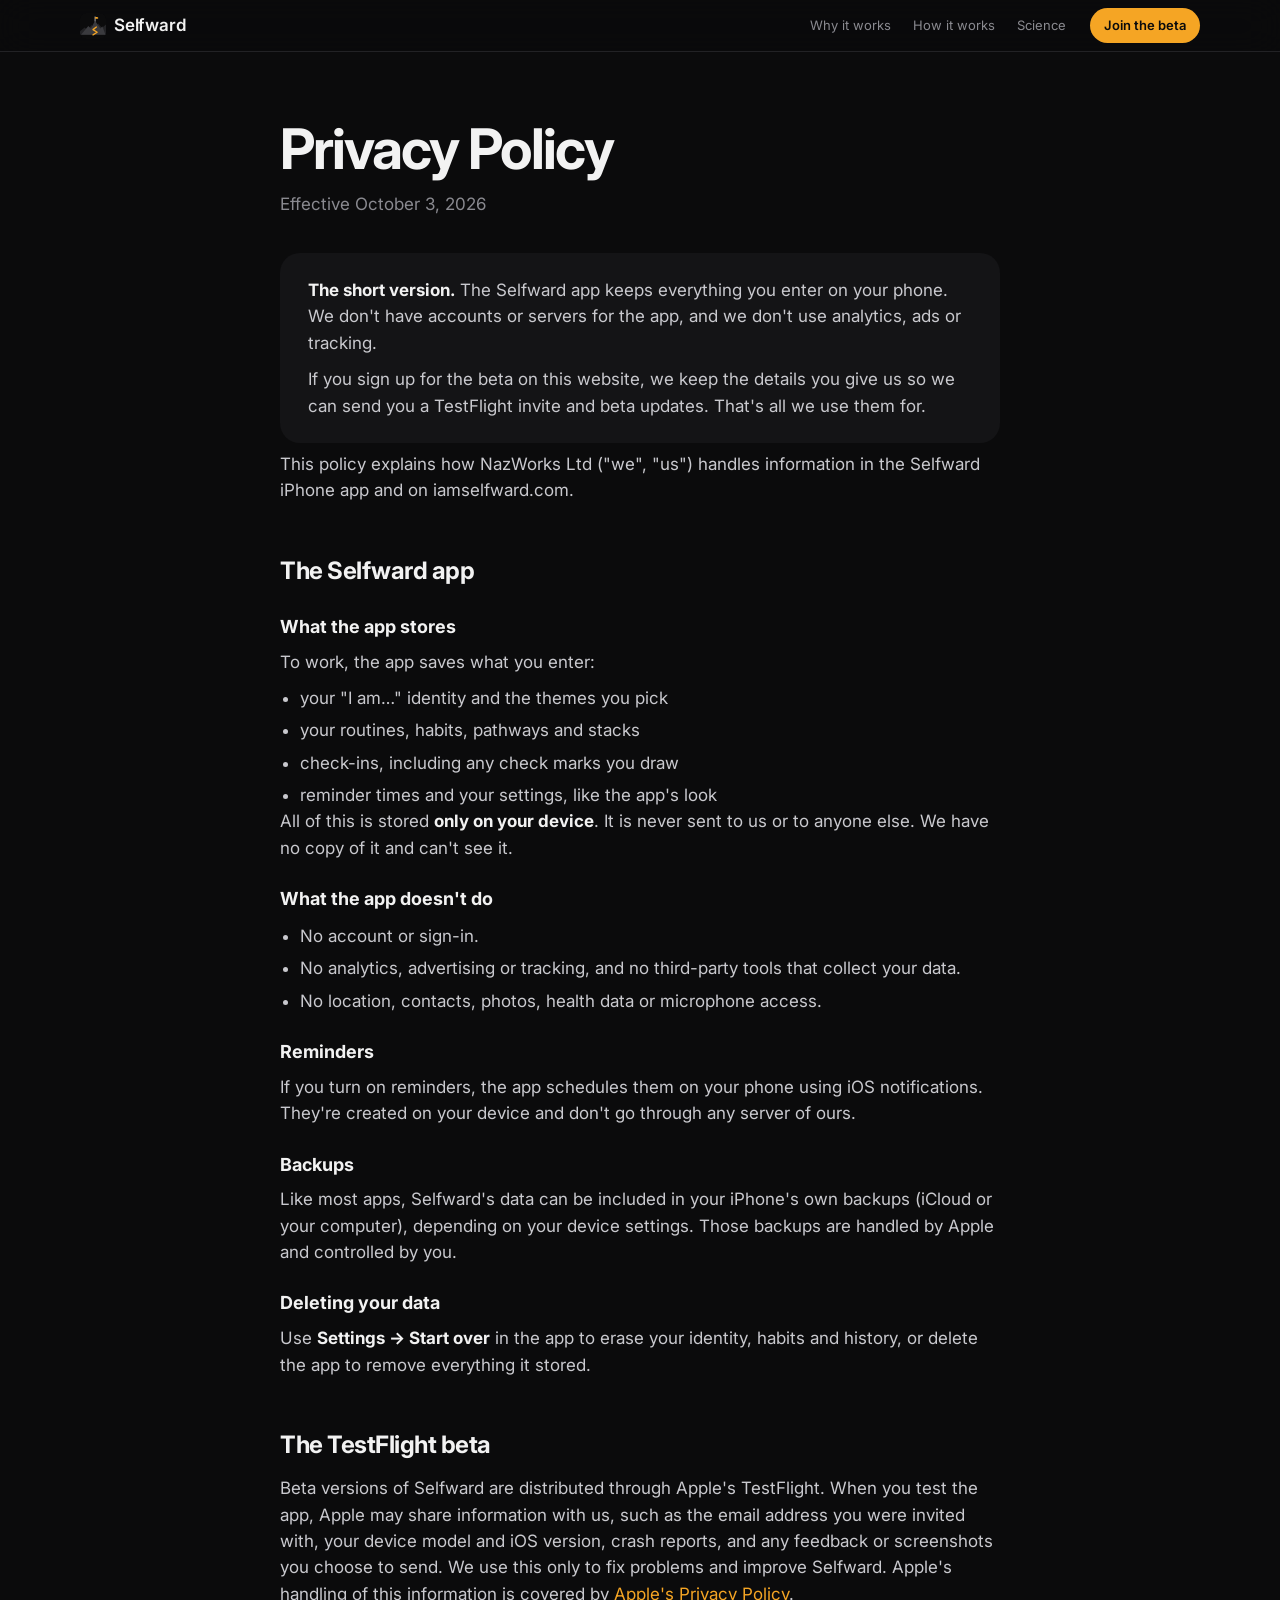
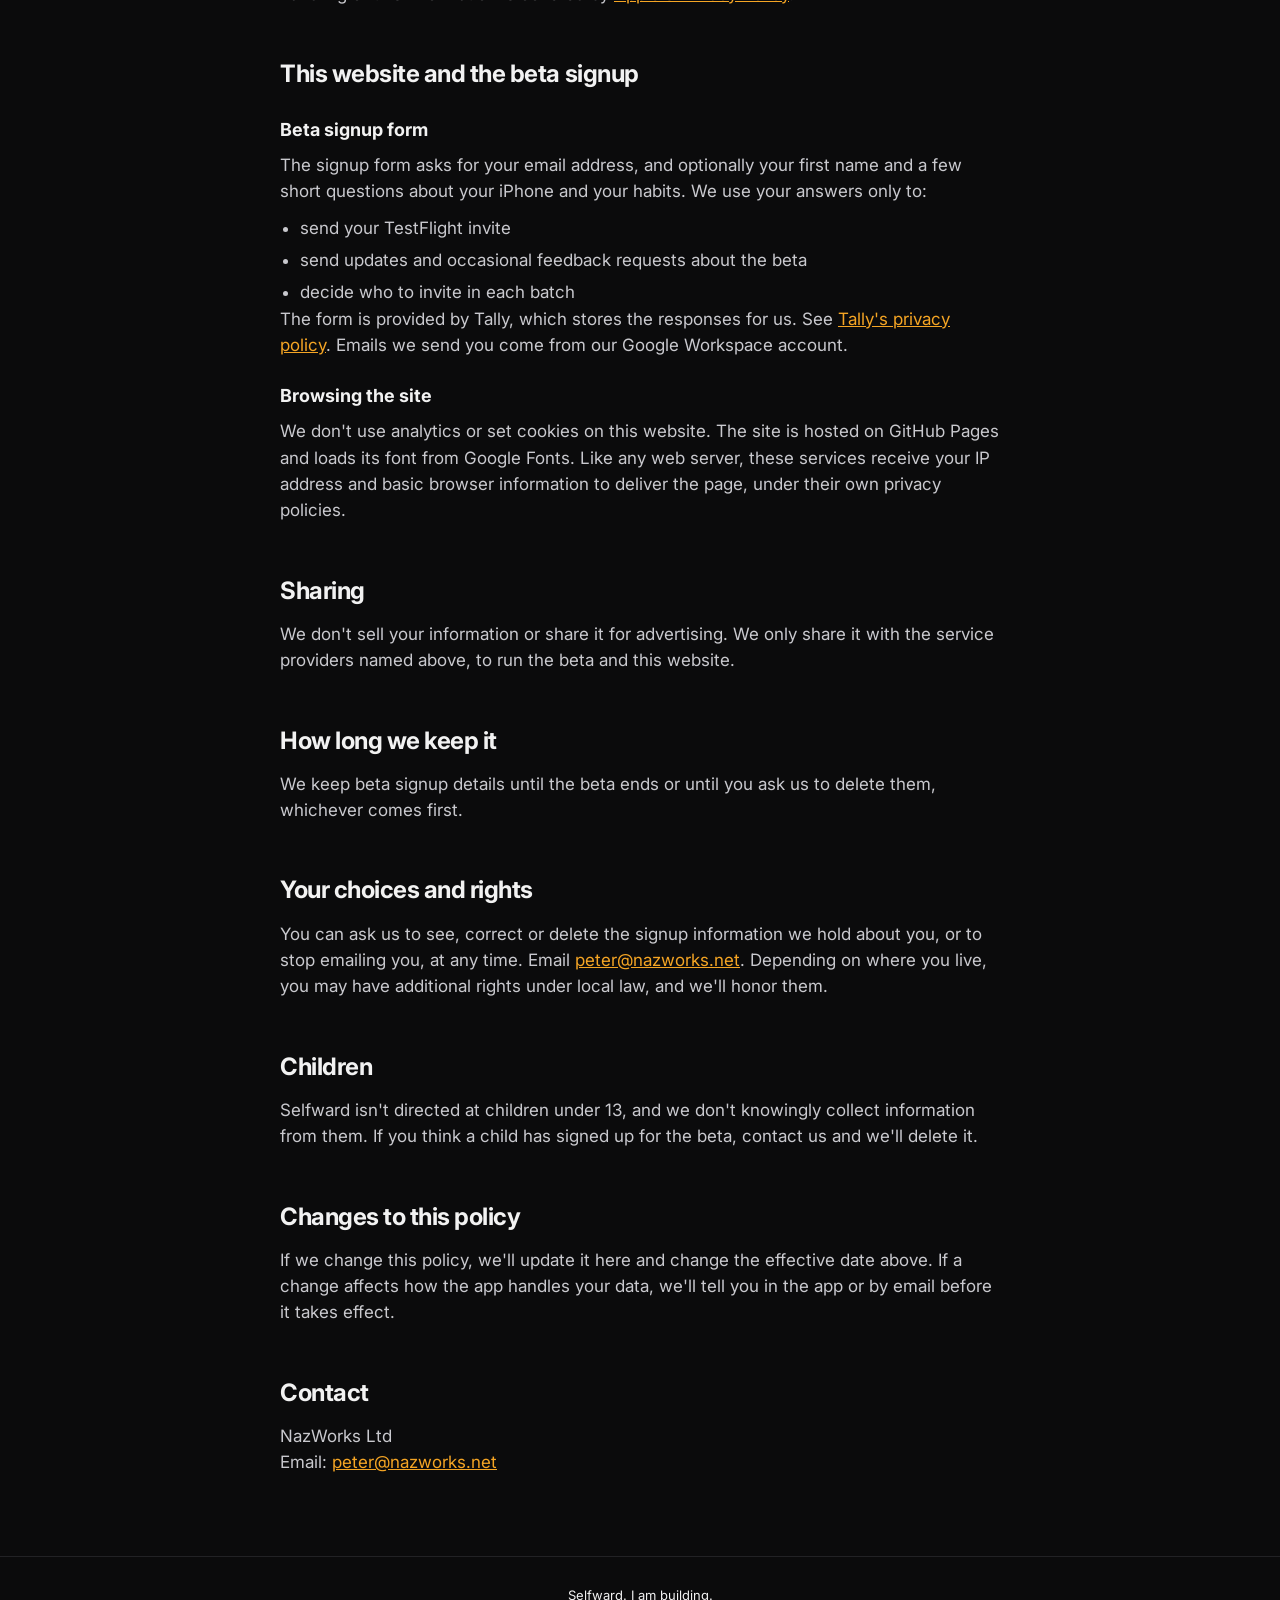
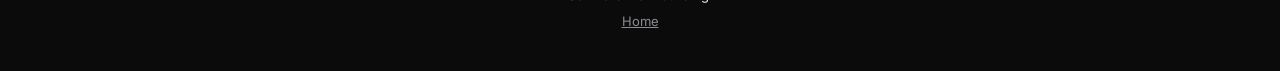
<file: privacy.html>
<!doctype html>
<html lang="en">
<head>
  <meta charset="utf-8">
  <meta name="viewport" content="width=device-width, initial-scale=1">
  <title>Selfward Privacy Policy</title>
  <meta name="description" content="How Selfward handles your information. The app keeps everything on your phone.">
  <meta name="theme-color" content="#0B0B0C">
  <link rel="icon" href="assets/favicon.png">
  <link rel="preconnect" href="https://fonts.googleapis.com">
  <link rel="preconnect" href="https://fonts.gstatic.com" crossorigin>
  <link href="https://fonts.googleapis.com/css2?family=Inter:wght@400;500;600;700&display=swap" rel="stylesheet">
  <link rel="stylesheet" href="styles.css">
  <style>
    .policy { width: min(720px, 100% - 32px); margin-inline: auto; padding: 120px 0 80px; }
    .policy h1 { font-size: clamp(36px, 6vw, 56px); line-height: 1.05; letter-spacing: -.035em; }
    .policy .updated { color: var(--muted); margin-top: 12px; }
    .policy .summary { background: var(--surface); border-radius: 20px; padding: 24px 28px; margin: 36px 0 8px; }
    .policy .summary p + p { margin-top: 10px; }
    .policy h2 { font-size: 24px; letter-spacing: -.02em; margin: 48px 0 12px; }
    .policy h3 { font-size: 18px; margin: 24px 0 8px; }
    .policy p, .policy li { color: var(--on-base); }
    .policy p + p { margin-top: 12px; }
    .policy ul { padding-left: 20px; margin: 10px 0 0; display: grid; gap: 6px; }
    .policy a { color: var(--accent); }
    .policy strong { color: var(--text); }
  </style>
</head>
<body>

<header class="nav scrolled" id="nav">
  <a class="nav-brand" href="./" aria-label="Selfward home">
    <svg viewBox="0 0 100 100" aria-hidden="true"><use href="#mark"/></svg>
    <span>Selfward</span>
  </a>
  <nav class="nav-links" aria-label="Sections">
    <a href="./#why">Why it works</a>
    <a href="./#story">How it works</a>
    <a href="./#science">Science</a>
  </nav>
  <a class="btn btn-sm" href="./#beta">Join the beta</a>
</header>

<svg width="0" height="0" style="position:absolute" aria-hidden="true">
  <symbol id="mark" viewBox="0 0 100 100">
    <path d="M-30 84 L-12 62 L0 70 L18 56 L30 66 L44 46 L56 60 L70 40 L84 58 L100 44 L116 60 L130 50 L130 84 Z" fill="#222225"/>
    <path d="M4 84 L32 50 L42 60 L58 30 L78 60 L86 52 L98 84 Z" fill="#3A3A3E"/>
    <path d="M50 84 L66 74 L50 64 L63 54" fill="none" stroke="#F5A524" stroke-width="5" stroke-linecap="round" stroke-linejoin="round"/>
    <path d="M58 31V15" stroke="#F2F2F2" stroke-width="2.6" stroke-linecap="round"/>
    <path d="M58.6 15H71L67 18.6L71 22.2H58.6Z" fill="#F5A524"/>
  </symbol>
</svg>

<main class="policy">
  <h1>Privacy Policy</h1>
  <p class="updated">Effective October 3, 2026</p>

  <div class="summary">
    <p><strong>The short version.</strong> The Selfward app keeps everything you enter on your phone. We don't have accounts or servers for the app, and we don't use analytics, ads or tracking.</p>
    <p>If you sign up for the beta on this website, we keep the details you give us so we can send you a TestFlight invite and beta updates. That's all we use them for.</p>
  </div>

  <p>This policy explains how NazWorks Ltd ("we", "us") handles information in the Selfward iPhone app and on iamselfward.com.</p>

  <h2>The Selfward app</h2>
  <h3>What the app stores</h3>
  <p>To work, the app saves what you enter:</p>
  <ul>
    <li>your "I am…" identity and the themes you pick</li>
    <li>your routines, habits, pathways and stacks</li>
    <li>check-ins, including any check marks you draw</li>
    <li>reminder times and your settings, like the app's look</li>
  </ul>
  <p>All of this is stored <strong>only on your device</strong>. It is never sent to us or to anyone else. We have no copy of it and can't see it.</p>

  <h3>What the app doesn't do</h3>
  <ul>
    <li>No account or sign-in.</li>
    <li>No analytics, advertising or tracking, and no third-party tools that collect your data.</li>
    <li>No location, contacts, photos, health data or microphone access.</li>
  </ul>

  <h3>Reminders</h3>
  <p>If you turn on reminders, the app schedules them on your phone using iOS notifications. They're created on your device and don't go through any server of ours.</p>

  <h3>Backups</h3>
  <p>Like most apps, Selfward's data can be included in your iPhone's own backups (iCloud or your computer), depending on your device settings. Those backups are handled by Apple and controlled by you.</p>

  <h3>Deleting your data</h3>
  <p>Use <strong>Settings → Start over</strong> in the app to erase your identity, habits and history, or delete the app to remove everything it stored.</p>

  <h2>The TestFlight beta</h2>
  <p>Beta versions of Selfward are distributed through Apple's TestFlight. When you test the app, Apple may share information with us, such as the email address you were invited with, your device model and iOS version, crash reports, and any feedback or screenshots you choose to send. We use this only to fix problems and improve Selfward. Apple's handling of this information is covered by <a href="https://www.apple.com/legal/privacy/">Apple's Privacy Policy</a>.</p>

  <h2>This website and the beta signup</h2>
  <h3>Beta signup form</h3>
  <p>The signup form asks for your email address, and optionally your first name and a few short questions about your iPhone and your habits. We use your answers only to:</p>
  <ul>
    <li>send your TestFlight invite</li>
    <li>send updates and occasional feedback requests about the beta</li>
    <li>decide who to invite in each batch</li>
  </ul>
  <p>The form is provided by Tally, which stores the responses for us. See <a href="https://tally.so/help/privacy-policy">Tally's privacy policy</a>. Emails we send you come from our Google Workspace account.</p>

  <h3>Browsing the site</h3>
  <p>We don't use analytics or set cookies on this website. The site is hosted on GitHub Pages and loads its font from Google Fonts. Like any web server, these services receive your IP address and basic browser information to deliver the page, under their own privacy policies.</p>

  <h2>Sharing</h2>
  <p>We don't sell your information or share it for advertising. We only share it with the service providers named above, to run the beta and this website.</p>

  <h2>How long we keep it</h2>
  <p>We keep beta signup details until the beta ends or until you ask us to delete them, whichever comes first.</p>

  <h2>Your choices and rights</h2>
  <p>You can ask us to see, correct or delete the signup information we hold about you, or to stop emailing you, at any time. Email <a href="mailto:peter@nazworks.net">peter@nazworks.net</a>. Depending on where you live, you may have additional rights under local law, and we'll honor them.</p>

  <h2>Children</h2>
  <p>Selfward isn't directed at children under 13, and we don't knowingly collect information from them. If you think a child has signed up for the beta, contact us and we'll delete it.</p>

  <h2>Changes to this policy</h2>
  <p>If we change this policy, we'll update it here and change the effective date above. If a change affects how the app handles your data, we'll tell you in the app or by email before it takes effect.</p>

  <h2>Contact</h2>
  <p>NazWorks Ltd<br>Email: <a href="mailto:peter@nazworks.net">peter@nazworks.net</a></p>
</main>

<footer class="footer">
  <p>Selfward. I am building.</p>
  <p class="muted"><a href="./" style="color:inherit">Home</a></p>
</footer>

</body>
</html>
</file>
<file: styles.css>
/* Selfward site: Forge theme, from src/theme/tokens.ts */
:root {
  --bg: #0B0B0C;
  --surface: #141416;
  --surface-2: #1B1B1E;
  --text: #F2F2F2;
  --muted: #8A8A90;
  --faint: #55555A;
  --hair: #222225;
  --hair-strong: #3A3A3E;
  --accent: #F5A524;
  --base: #2A2A2D;
  --on-base: #C9C9CE;
  --radius: 10px;
  --ease: cubic-bezier(.22, .8, .24, 1);
  color-scheme: dark;
}

* { box-sizing: border-box; }
html { -webkit-text-size-adjust: 100%; scroll-padding-top: calc(var(--nav-h, 52px) + 12px); }
body {
  margin: 0;
  background: var(--bg);
  color: var(--text);
  font-family: Inter, system-ui, -apple-system, sans-serif;
  font-size: 17px;
  line-height: 1.55;
  -webkit-font-smoothing: antialiased;
  overflow-x: hidden;
}
h1, h2, h3, p { margin: 0; }
a { color: inherit; }
em { font-style: normal; color: var(--accent); }
button { font: inherit; color: inherit; }
.muted { color: var(--muted); }
.container { width: min(1120px, 100% - 32px); margin-inline: auto; }
.sticky { position: sticky; top: 0; height: 100vh; height: 100svh; overflow: hidden; padding-top: var(--nav-h, 52px); }

.eyebrow { color: var(--accent); font-size: 15px; font-weight: 600; letter-spacing: .02em; margin-bottom: 14px; }
.h2 { font-size: clamp(36px, 6vw, 72px); line-height: 1.04; letter-spacing: -.035em; font-weight: 700; }
.lede { color: var(--muted); font-size: clamp(18px, 2vw, 22px); line-height: 1.45; max-width: 640px; margin-top: 22px; }
.cite { color: var(--faint); font-size: 13px; margin-top: 14px; }
.plus-inline { display: inline-grid; place-items: center; width: 22px; height: 22px; border-radius: 50%; background: var(--text); color: var(--bg); font-weight: 600; font-size: 16px; line-height: 1; vertical-align: 1px; }

.btn {
  display: inline-flex; align-items: center; justify-content: center;
  background: var(--accent); color: #0B0B0C; text-decoration: none;
  font-weight: 600; font-size: 16px; padding: 12px 22px; border-radius: 999px;
  transition: transform .2s var(--ease), background .2s;
}
.btn:hover { background: #FFB840; transform: translateY(-1px); }
.btn-sm { font-size: 13px; padding: 7px 14px; }
.link-arrow { color: var(--accent); text-decoration: none; font-weight: 500; }
.link-arrow::after { content: " ›"; }
.link-arrow:hover { text-decoration: underline; }
:focus-visible { outline: 2px solid var(--accent); outline-offset: 3px; }

/* Nav */
.nav {
  position: fixed; inset: 0 0 auto; z-index: 50; height: 52px;
  display: flex; align-items: center; gap: 24px; padding: 0 max(16px, calc((100% - 1120px) / 2));
  background: rgba(11, 11, 12, .72); backdrop-filter: saturate(180%) blur(18px); -webkit-backdrop-filter: saturate(180%) blur(18px);
  border-bottom: 1px solid transparent; transition: border-color .3s;
}
.nav.scrolled { border-bottom-color: var(--hair); }
.nav-brand { display: flex; align-items: center; gap: 8px; text-decoration: none; font-weight: 600; letter-spacing: -.01em; }
.nav-brand svg { width: 26px; height: 26px; overflow: hidden; border-radius: 6px; background: var(--bg); }
.nav-links { display: flex; gap: 22px; margin-left: auto; font-size: 13px; }
.nav-links a { color: var(--muted); text-decoration: none; transition: color .2s; }
.nav-links a:hover { color: var(--text); }

/* Hero */
.hero { height: 190vh; }
.hero-sticky { display: flex; flex-direction: column; align-items: center; }
.hero-copy { position: relative; z-index: 3; text-align: center; padding: 9vh 16px 0; will-change: transform, opacity; }
.hero-title { font-size: clamp(56px, 11vw, 148px); line-height: .95; letter-spacing: -.05em; font-weight: 700; margin-top: 4px; }
.hero-title span { display: inline-block; }
.hero-iam { position: relative; }
/* The hand-drawn stroke under "I am", as on the splash screen */
.ink { position: absolute; left: -3%; bottom: -.1em; width: 106%; height: .16em; overflow: visible; }
.ink path { fill: none; stroke: var(--accent); stroke-width: 3.6; stroke-linecap: round; stroke-dasharray: 100; stroke-dashoffset: 100; animation: draw .8s ease-in-out 2.9s forwards; }
/* "building." takes the accent as the stroke draws, like "I am ___" in the app */
.hero-want { animation: tint .8s ease-in-out 2.9s forwards; }
@keyframes tint { to { color: var(--accent); } }
.hero-sub { font-size: clamp(18px, 2.2vw, 24px); color: var(--muted); margin-top: 18px; }
.hero-ctas { display: flex; gap: 22px; align-items: center; justify-content: center; margin-top: 28px; flex-wrap: wrap; }
.hero-in { opacity: 0; transform: translateY(18px); animation: rise 1s var(--ease) var(--d, 0s) forwards; }
@keyframes rise { to { opacity: 1; transform: none; } }

.hero-far { position: absolute; inset: auto 0 0; height: 30vh; z-index: 0; opacity: 0; animation: fade 1.6s ease .1s forwards; }
.hero-far svg { width: 100%; height: 100%; display: block; }
.range-wrap { position: absolute; bottom: -1px; left: 50%; transform: translateX(-50%); height: 54vh; aspect-ratio: 160 / 84; z-index: 1; }
.hero-range { width: 100%; height: 100%; display: block; overflow: visible; transform-origin: 55% 18%; will-change: transform; }
.r-back { opacity: 0; transform: translateY(14px); animation: rise 1.4s var(--ease) .2s forwards; }
.r-front { opacity: 0; transform: translateY(22px); animation: rise 1.4s var(--ease) .45s forwards; }
.r-walked { stroke-dasharray: 60; stroke-dashoffset: 60; animation: draw 1.1s ease-in-out 1.15s forwards; }
.r-ahead { opacity: 0; animation: ahead 1s ease 1.9s forwards; }
.r-pole { transform-box: fill-box; transform-origin: bottom; transform: scaleY(0); animation: grow .5s var(--ease) 1.9s forwards; }
.r-pennant { transform-box: fill-box; transform-origin: left center; transform: scaleX(0); animation: flag .7s cubic-bezier(.3, 1.6, .5, 1) 2.25s forwards; }
@keyframes draw { to { stroke-dashoffset: 0; } }
@keyframes ahead { to { opacity: .55; } }
@keyframes grow { to { transform: scaleY(1); } }
@keyframes flag { to { transform: scaleX(1); } }
@keyframes fade { to { opacity: 1; } }
.hero-veil { position: absolute; inset: 0; background: var(--bg); opacity: 0; z-index: 4; pointer-events: none; }
/* Scroll cue: appears after the intro, pulses harder if nobody has scrolled */
.scroll-cue {
  position: absolute; bottom: calc(20px + env(safe-area-inset-bottom, 0px)); left: 50%; z-index: 3;
  display: flex; flex-direction: column; align-items: center; gap: 2px; margin-left: -80px; width: 160px;
  color: var(--text); text-decoration: none; font-size: 14px; font-weight: 600;
  padding: 10px 16px 6px; border-radius: 999px; background: rgba(11, 11, 12, .6); backdrop-filter: blur(8px); -webkit-backdrop-filter: blur(8px);
}
.scroll-cue svg { width: 22px; height: 22px; fill: none; stroke: var(--accent); stroke-width: 2.5; stroke-linecap: round; stroke-linejoin: round; animation: nudge 1.6s ease-in-out infinite; }
@keyframes nudge { 50% { transform: translateY(5px); } }
.scroll-cue.urgent { color: var(--accent); }
.scroll-cue.urgent svg { animation-duration: .9s; }
.scroll-cue.urgent { box-shadow: 0 0 0 0 rgba(245, 165, 36, .5); animation: rise 1s var(--ease) forwards, ping 1.8s 1s infinite; }

/* Statement */
.statement-wrap { height: 150vh; }
.statement-sticky { display: grid; place-items: center; }
.statement { width: min(1000px, 100% - 32px); font-size: clamp(30px, 4.6vw, 60px); line-height: 1.14; letter-spacing: -.03em; font-weight: 700; }
.statement .w { opacity: .28; transition: opacity .35s ease, color .35s ease; transition-delay: calc(var(--i, 0) * 45ms); }
/* Plays on its own once in view: about 1.6s, no scrolling needed */
.statement.play .w { opacity: 1; }
.statement.play .w.hl { color: var(--accent); }

/* Sections */
.section { padding: clamp(96px, 14vh, 160px) 0; }
.reveal { opacity: 0; transform: translateY(40px); transition: opacity 1s var(--ease), transform 1s var(--ease); }
.reveal.in { opacity: 1; transform: none; }

/* Card rail */
.rail-wrap { margin-top: 56px; }
.rail {
  list-style: none; margin: 0; padding: 0 max(16px, calc((100% - 1120px) / 2)) 8px;
  display: flex; gap: 20px; overflow-x: auto; scroll-snap-type: x mandatory; scroll-padding-inline: max(16px, calc((100% - 1120px) / 2));
  scrollbar-width: none; cursor: grab;
}
.rail::-webkit-scrollbar { display: none; }
.rail.dragging { cursor: grabbing; scroll-snap-type: none; }
.rail.dragging * { user-select: none; pointer-events: none; }
.card {
  position: relative; flex: 0 0 min(372px, 82vw); scroll-snap-align: start;
  background: var(--surface); border-radius: 28px; padding: 28px 28px 76px; min-height: 540px;
  display: flex; flex-direction: column;
}
.card h3 { font-size: 28px; line-height: 1.12; letter-spacing: -.025em; font-weight: 700; margin: 6px 0 12px; }
.card > p { color: var(--muted); }
.card-eyebrow { color: var(--accent); font-size: 14px; font-weight: 600; }
.card-art { height: 210px; margin: 0 -8px 26px; border-radius: 18px; background: var(--bg); display: flex; flex-direction: column; align-items: center; justify-content: center; gap: 12px; overflow: hidden; }
.card-more-btn {
  position: absolute; right: 22px; bottom: 22px; width: 38px; height: 38px; border-radius: 50%; border: 0;
  background: var(--text); color: var(--bg); font-size: 26px; line-height: 1; cursor: pointer; display: grid; place-items: center; padding-bottom: 3px;
  transition: transform .25s var(--ease);
}
.card-more-btn:hover { transform: scale(1.1) rotate(90deg); }
.rail-controls { display: flex; justify-content: flex-end; gap: 12px; margin-top: 24px; }
.rail-btn { width: 40px; height: 40px; border-radius: 50%; border: 0; background: var(--base); color: var(--text); font-size: 26px; line-height: 1; cursor: pointer; padding-bottom: 4px; transition: background .2s, opacity .2s; }
.rail-btn:hover { background: var(--hair-strong); }
.rail-btn:disabled { opacity: .35; cursor: default; }

.art-identity { gap: 6px; }
.art-identity .strike { color: var(--faint); font-size: 18px; text-decoration: line-through; text-decoration-color: var(--accent); }
.art-identity .big { font-size: 34px; font-weight: 700; letter-spacing: -.03em; }
.art-stack { gap: 0; }
.blk { padding: 11px 18px; border-radius: 12px; font-weight: 600; font-size: 15px; }
.blk-base { background: var(--base); color: var(--on-base); }
.blk-new { border: 2px solid var(--accent); color: var(--text); transform: translateY(-18px); opacity: 0; transition: all .9s var(--ease) .3s; }
.blk-join { width: 2px; height: 22px; background: var(--accent); transform: scaleY(0); transform-origin: top; transition: transform .5s ease .2s; }
.card.in .blk-new { transform: none; opacity: 1; }
.card.in .blk-join { transform: none; }
.art-timer { position: relative; }
.art-timer svg { width: 130px; }
.art-timer span { position: absolute; font-size: 26px; font-weight: 700; letter-spacing: -.02em; }
.timer-arc, .easy-ramp, .curve-line, .ring-arc { transition: stroke-dashoffset 1.8s var(--ease) .2s; }
.card.in .timer-arc, .card.in .easy-ramp, .card.in .curve-line { stroke-dashoffset: 0; }
.art-easy svg, .art-curve svg { width: 78%; }
.art-easy span, .art-miss span, .art-curve span { color: var(--muted); font-size: 14px; }
.art-curve b { color: var(--text); font-size: 28px; letter-spacing: -.02em; }
.easy-ball { transition: transform 1.8s var(--ease) .4s; }
.card.in .easy-ball { transform: translate(152px, -63px); }
.dots { display: flex; gap: 10px; }
.dots i { width: 22px; height: 22px; border-radius: 50%; background: var(--accent); transform: scale(0); transition: transform .4s cubic-bezier(.3, 1.6, .5, 1); }
.dots i.miss { background: transparent; border: 2px dashed var(--faint); }
.card.in .dots i { transform: scale(1); }
.card.in .dots i:nth-child(2) { transition-delay: .1s; } .card.in .dots i:nth-child(3) { transition-delay: .2s; }
.card.in .dots i:nth-child(4) { transition-delay: .3s; } .card.in .dots i:nth-child(5) { transition-delay: .4s; }
.card.in .dots i:nth-child(6) { transition-delay: .5s; } .card.in .dots i:nth-child(7) { transition-delay: .6s; }

/* Modal */
.modal {
  width: min(680px, 100% - 24px); max-height: 86vh; border: 0; border-radius: 28px; padding: 48px clamp(24px, 5vw, 56px);
  background: var(--surface); color: var(--text); overflow: auto;
}
.modal::backdrop { background: rgba(0, 0, 0, .7); backdrop-filter: blur(10px); -webkit-backdrop-filter: blur(10px); }
.modal[open] { animation: pop .4s var(--ease); }
@keyframes pop { from { opacity: 0; transform: translateY(24px) scale(.98); } }
.modal-x, .pop-x { position: absolute; top: 16px; right: 16px; width: 34px; height: 34px; border-radius: 50%; border: 0; background: var(--base); font-size: 22px; line-height: 1; cursor: pointer; padding-bottom: 3px; }
.modal-body h3 { font-size: clamp(28px, 4vw, 40px); line-height: 1.08; letter-spacing: -.03em; margin: 8px 0 20px; }
.modal-body p { color: var(--on-base); margin-bottom: 14px; font-size: 17px; }
.modal-body .in-app { background: var(--bg); border-radius: 14px; padding: 16px 18px; color: var(--text); }
.modal-body .in-app strong { color: var(--accent); }
.modal-body .cite { color: var(--muted); font-size: 14px; }
.modal-body .card-eyebrow { color: var(--accent); }

/* Story */
.story { height: 400vh; position: relative; }
/* Snap points, one per step: a quick flick stops on the next step instead of skipping past it */
html { scroll-snap-type: y proximity; }
.snap {
  position: absolute; left: 0; width: 1px; height: 1px; pointer-events: none;
  top: calc(var(--f) / 6 * (100% - 100vh));
  scroll-snap-align: start; scroll-snap-stop: always;
  scroll-margin-top: calc(-1 * (var(--nav-h, 52px) + 12px));
}
.story-sticky { display: grid; grid-template-columns: minmax(0, 1fr) auto; align-items: center; gap: clamp(32px, 6vw, 96px); width: min(1120px, 100% - 32px); margin-inline: auto; overflow: visible; }
.captions { position: relative; height: 300px; }
.cap { position: absolute; inset: 0; opacity: 0; transform: translateY(30px); transition: opacity .6s var(--ease), transform .6s var(--ease); pointer-events: none; }
.cap-n { color: var(--faint); font-weight: 600; font-size: 14px; letter-spacing: .08em; }
.cap h2 { font-size: clamp(34px, 5vw, 60px); line-height: 1.04; letter-spacing: -.035em; font-weight: 700; margin: 10px 0 18px; }
.cap p { color: var(--muted); font-size: clamp(18px, 1.8vw, 21px); max-width: 460px; }
.story-progress { display: flex; gap: 8px; margin-top: 12px; }
.story-progress i { width: 26px; height: 4px; border-radius: 2px; background: var(--hair-strong); transition: background .4s, width .4s var(--ease); }

.phone {
  position: relative; width: 300px; height: 620px; border-radius: 48px; background: var(--bg);
  border: 10px solid #1D1D20; box-shadow: 0 0 0 2px #2E2E32, 0 40px 120px rgba(245, 165, 36, .08);
  overflow: hidden; font-size: 13px; flex: none;
  transform: scale(var(--phone-scale, 1)); margin: calc((var(--phone-scale, 1) - 1) * 310px) 0;
}
.phone-notch { position: absolute; top: 10px; left: 50%; width: 90px; height: 26px; margin-left: -45px; background: #000; border-radius: 16px; z-index: 5; }
.screen { position: absolute; inset: 0; padding: 58px 20px 20px; opacity: 0; transform: scale(.96); transition: opacity .55s var(--ease), transform .55s var(--ease); }
.s-title { font-size: 21px; font-weight: 700; letter-spacing: -.02em; line-height: 1.15; }
.s-sub { color: var(--muted); margin-top: 8px; line-height: 1.4; }
.center { text-align: center; }
.chips { display: flex; flex-wrap: wrap; gap: 7px; margin-top: 18px; }
.chips span, .rows span { padding: 7px 12px; border: 1px solid var(--hair-strong); border-radius: 999px; color: var(--on-base); transition: all .4s ease .3s; }
.chips span.on, .rows span.on { border-color: var(--hair-strong); }
.s-iam { font-size: 36px; font-weight: 700; letter-spacing: -.035em; line-height: 1.05; margin-top: 44px; opacity: 0; transform: translateY(12px); transition: all .7s var(--ease) .6s; }
.s-group { color: var(--faint); font-size: 11px; font-weight: 600; letter-spacing: .08em; text-transform: uppercase; margin: 18px 0 8px; }
.rows { display: flex; flex-direction: column; gap: 6px; }
.rows span { border-radius: 10px; padding: 10px 12px; background: var(--surface); border-color: var(--surface); }
.stack-demo { margin-top: 22px; display: flex; flex-direction: column; align-items: stretch; }
.sd-cue, .sd-new { border-radius: 12px; padding: 12px 14px; font-weight: 600; font-size: 15px; }
.sd-cue small, .sd-new small, .check small, .next small { display: block; color: var(--muted); font-size: 11px; font-weight: 500; margin-bottom: 2px; }
.sd-cue { background: var(--base); color: var(--on-base); }
.sd-join { width: 2px; height: 20px; background: var(--accent); margin-left: 24px; transform: scaleY(0); transform-origin: top; transition: transform .4s ease .45s; }
.sd-new { border: 2px solid var(--accent); opacity: 0; transform: translateY(-14px); transition: all .7s var(--ease) .7s; }
.s-note { color: var(--muted); font-size: 12px; margin-top: 14px; line-height: 1.4; }
.days { display: flex; gap: 6px; margin-top: 18px; }
.days span { flex: 1; aspect-ratio: 1; display: grid; place-items: center; border-radius: 50%; background: var(--surface); color: var(--faint); font-weight: 600; font-size: 12px; }
.days span.on { background: var(--base); color: var(--text); }
.s-meta { color: var(--muted); font-size: 12px; margin-top: 14px; }
.s-meta b { color: var(--text); }
.ideas { display: flex; flex-direction: column; gap: 8px; margin-top: 20px; }
.ideas label { display: flex; gap: 10px; align-items: flex-start; background: var(--surface); border-radius: 12px; padding: 12px; line-height: 1.35; }
.ideas i { flex: none; width: 18px; height: 18px; border-radius: 5px; border: 1.5px solid var(--hair-strong); position: relative; transition: all .3s ease; }
.ideas i::after { content: ""; position: absolute; left: 5px; top: 1px; width: 5px; height: 10px; border: solid #0B0B0C; border-width: 0 2px 2px 0; transform: rotate(45deg) scale(0); transition: transform .3s cubic-bezier(.3, 1.6, .5, 1); }
.s-btn { margin-top: 18px; background: var(--accent); color: #0B0B0C; font-weight: 600; text-align: center; border-radius: 12px; padding: 12px; }
.s-btn.ghost { background: transparent; color: var(--text); border: 1px solid var(--hair-strong); margin-top: 8px; }
.s-day { color: var(--muted); font-weight: 600; font-size: 12px; }
.s-iam-sm { font-size: 26px; font-weight: 700; letter-spacing: -.03em; margin-top: 2px; }
.banner { margin-top: 12px; border: 1px dashed var(--hair-strong); border-radius: 10px; padding: 9px 11px; color: var(--muted); font-size: 12px; }
.banner b { color: var(--text); }
.week { display: flex; gap: 6px; margin-top: 12px; }
.week i { width: 14px; height: 14px; border-radius: 50%; background: var(--accent); }
.week i.m { background: transparent; border: 1.5px dashed var(--faint); }
.week i.t { background: transparent; border: 1.5px solid var(--accent); }
.check { display: flex; gap: 12px; align-items: center; background: var(--surface); border-radius: 12px; padding: 11px 12px; margin-bottom: 7px; font-weight: 600; font-size: 14px; }
.check i { flex: none; width: 24px; height: 24px; border-radius: 7px; border: 1.5px solid var(--hair-strong); position: relative; transition: all .35s ease; }
.check i::after { content: ""; position: absolute; left: 7px; top: 2px; width: 6px; height: 12px; border: solid #0B0B0C; border-width: 0 2.5px 2.5px 0; transform: rotate(45deg) scale(0); transition: transform .35s cubic-bezier(.3, 1.6, .5, 1); }
.tabbar { position: absolute; left: 0; right: 0; bottom: 0; display: flex; justify-content: space-around; padding: 12px 8px 18px; border-top: 1px solid var(--hair); font-size: 11px; color: var(--faint); background: var(--bg); }
.tabbar .on { color: var(--text); }
.s6 { display: flex; flex-direction: column; align-items: center; }
.ring { position: relative; width: 150px; margin-top: 30px; }
.ring span { position: absolute; inset: 0; display: grid; place-content: center; text-align: center; color: var(--muted); font-size: 12px; }
.ring b { display: block; color: var(--text); font-size: 40px; letter-spacing: -.03em; line-height: 1; }
.c-ask, .c-done { width: 100%; margin-top: 26px; transition: opacity .5s ease, transform .5s var(--ease); }
.c-done { position: absolute; left: 20px; right: 20px; width: auto; top: 250px; opacity: 0; transform: translateY(20px); }
.next { margin-top: 26px; border: 2px dashed var(--hair-strong); border-radius: 12px; padding: 12px 14px; font-weight: 600; font-size: 15px; }

/* Story state, driven by data-step */
.story[data-step="0"] .cap:nth-child(1), .story[data-step="1"] .cap:nth-child(2), .story[data-step="2"] .cap:nth-child(3),
.story[data-step="3"] .cap:nth-child(4), .story[data-step="4"] .cap:nth-child(5), .story[data-step="5"] .cap:nth-child(6) { opacity: 1; transform: none; }
.story[data-step="0"] .s1, .story[data-step="1"] .s2, .story[data-step="2"] .s3,
.story[data-step="3"] .s4, .story[data-step="4"] .s5, .story[data-step="5"] .s6 { opacity: 1; transform: none; }
.story[data-step="0"] .story-progress i:nth-child(1), .story[data-step="1"] .story-progress i:nth-child(2), .story[data-step="2"] .story-progress i:nth-child(3),
.story[data-step="3"] .story-progress i:nth-child(4), .story[data-step="4"] .story-progress i:nth-child(5), .story[data-step="5"] .story-progress i:nth-child(6) { background: var(--accent); width: 44px; }
.story[data-step="0"] .chips .on { background: var(--accent); border-color: var(--accent); color: #0B0B0C; }
.story[data-step="0"] .s-iam { opacity: 1; transform: none; }
.story[data-step="1"] .rows .on { background: var(--accent); border-color: var(--accent); color: #0B0B0C; font-weight: 600; }
.story[data-step="2"] .sd-join { transform: none; }
.story[data-step="2"] .sd-new { opacity: 1; transform: none; }
.story[data-step="3"] .ideas label:nth-child(-n+2) i { background: var(--accent); border-color: var(--accent); }
.story[data-step="3"] .ideas label:nth-child(-n+2) i::after { transform: rotate(45deg) scale(1); }
.story[data-step="3"] .ideas label:nth-child(2) i, .story[data-step="3"] .ideas label:nth-child(2) i::after { transition-delay: .5s; }
.story[data-step="4"] .check i { background: var(--accent); border-color: var(--accent); }
.story[data-step="4"] .check i::after { transform: rotate(45deg) scale(1); }
.story[data-step="4"] .check.c2 i, .story[data-step="4"] .check.c2 i::after { transition-delay: .45s; }
.story[data-step="4"] .check.c3 i { background: transparent; border-color: var(--hair-strong); }
.story[data-step="4"] .check.c3 i::after { transform: rotate(45deg) scale(0); }
.story[data-step="5"] .ring-arc { stroke-dashoffset: 0; }
.story[data-step="5"].late .c-ask { opacity: 0; transform: translateY(-10px); }
.story[data-step="5"].late .c-done { opacity: 1; transform: none; }

/* Formula */
.formula-wrap { height: 220vh; padding: 0; }
.formula-sticky { display: grid; place-items: center; }
.formula { font-size: clamp(32px, 5.2vw, 68px); line-height: 1.12; letter-spacing: -.035em; font-weight: 700; margin-top: 10px; }
.seg { position: relative; color: var(--hair-strong); transition: color .5s ease; }
.seg.on { color: var(--text); }
.seg.cur { color: var(--accent); }
.formula-keys { display: grid; grid-template-columns: repeat(4, minmax(0, 1fr)); gap: 16px; margin-top: 56px; }
.fk { border-top: 2px solid var(--hair-strong); padding-top: 14px; transition: border-color .5s; }
.fk b { font-size: 17px; }
.fk p { color: var(--muted); font-size: 15px; margin-top: 4px; }
.fk.on { border-color: var(--accent); }

/* Tower */
.tower-wrap { height: 300vh; }
.tower-sticky { display: grid; grid-template-columns: minmax(0, 1.1fr) minmax(0, 1fr); align-items: center; gap: clamp(32px, 6vw, 80px); overflow: visible; }
.tower-status { display: flex; align-items: center; gap: 10px; margin-top: 30px; font-weight: 600; }
.ts-dot { width: 10px; height: 10px; border-radius: 50%; background: var(--accent); box-shadow: 0 0 0 0 rgba(245, 165, 36, .6); animation: ping 1.8s infinite; }
@keyframes ping { 70% { box-shadow: 0 0 0 10px rgba(245, 165, 36, 0); } 100% { box-shadow: 0 0 0 0 rgba(245, 165, 36, 0); } }
.tower { display: flex; flex-direction: column; gap: 10px; }
.tb {
  display: flex; justify-content: space-between; align-items: center; gap: 12px; padding: 18px 20px; border-radius: 16px;
  font-weight: 600; font-size: clamp(15px, 1.6vw, 18px); border: 2px dashed var(--hair-strong); color: var(--faint);
  opacity: 0; transform: translateY(-40px); transition: all .7s var(--ease);
}
.tb em { font-size: 12px; font-weight: 600; letter-spacing: .06em; text-transform: uppercase; color: var(--muted); }
.tb.base { background: var(--base); border: 2px solid var(--base); color: var(--on-base); opacity: 1; transform: none; }
.tb.show { opacity: 1; transform: none; }
.tb.building { border: 2px solid var(--accent); color: var(--text); background: rgba(245, 165, 36, .06); }
.tb.building em::before { content: "Building now"; color: var(--accent); }
.tb.locked { border: 2px solid var(--accent); background: var(--accent); color: #0B0B0C; }
.tb.locked em::before { content: "Locked in ✓"; color: #0B0B0C; }

/* Guardrails */
.guards { display: grid; grid-template-columns: repeat(3, minmax(0, 1fr)); gap: 20px; margin-top: 56px; }
.guard { background: var(--surface); border-radius: 24px; padding: 30px; }
.guard:nth-child(2) { transition-delay: .08s; } .guard:nth-child(3) { transition-delay: .16s; }
.guard:nth-child(5) { transition-delay: .08s; } .guard:nth-child(6) { transition-delay: .16s; }
.g-num { font-size: 64px; font-weight: 700; letter-spacing: -.05em; line-height: 1; color: var(--accent); margin-bottom: 22px; }
.g-num small { font-size: 26px; letter-spacing: -.02em; color: var(--muted); }
.g-word { font-size: 52px; }
.guard h3 { font-size: 21px; letter-spacing: -.02em; margin-bottom: 8px; }
.guard p:not(.g-num) { color: var(--muted); font-size: 16px; }

/* Map */
.map-scroll { margin-top: 48px; overflow-x: auto; scrollbar-width: none; }
.map-scroll::-webkit-scrollbar { display: none; }
.map-stage { position: relative; width: min(1200px, 100% - 32px); margin-inline: auto; aspect-ratio: 15 / 8; border-radius: 28px; background: linear-gradient(#101012, var(--bg)); overflow: hidden; }
.map-svg { position: absolute; inset: 0; width: 100%; height: 100%; }
.pulse { animation: pulse 1.8s ease-in-out infinite; transform-box: fill-box; transform-origin: center; }
@keyframes pulse { 50% { transform: scale(1.35); } }
.map-card { position: absolute; left: 3%; top: 5%; width: clamp(200px, 25%, 290px); background: rgba(20, 20, 22, .88); border: 1px solid var(--hair); border-radius: 16px; padding: 16px 18px; font-size: 13px; backdrop-filter: blur(8px); }
.mc-k { color: var(--muted); font-size: 11px; font-weight: 600; letter-spacing: .06em; text-transform: uppercase; }
.mc-iam { font-size: 22px; font-weight: 700; letter-spacing: -.02em; margin: 4px 0 10px; }
.mc-bar { height: 5px; border-radius: 3px; background: var(--hair-strong); overflow: hidden; }
.mc-bar i { display: block; height: 100%; background: var(--accent); }
.mc-meta { color: var(--muted); margin-top: 8px; line-height: 1.35; }
.mc-meta b { color: var(--text); }
.map-filters { position: absolute; right: 3%; top: 5%; display: flex; gap: 6px; }
.map-filters span { padding: 6px 12px; border-radius: 999px; background: var(--surface); border: 1px solid var(--hair); font-size: 12px; color: var(--muted); }
.map-filters .on { background: var(--text); color: var(--bg); border-color: var(--text); }
.hotspot {
  position: absolute; width: 34px; height: 34px; margin: -17px 0 0 -17px; border-radius: 50%; border: 0; cursor: pointer; z-index: 3;
  background: var(--text); color: var(--bg); font-size: 22px; font-weight: 500; line-height: 1; padding-bottom: 2px;
  box-shadow: 0 0 0 0 rgba(242, 242, 242, .5); animation: hs 2.4s infinite; transition: transform .3s var(--ease), background .3s;
}
.hotspot:hover { transform: scale(1.12); }
.hotspot[aria-expanded="true"] { transform: rotate(45deg); background: var(--accent); animation: none; }
.hs-card { left: calc(3% + clamp(200px, 25%, 290px)); top: 5%; }
@keyframes hs { 70% { box-shadow: 0 0 0 14px rgba(242, 242, 242, 0); } 100% { box-shadow: 0 0 0 0 rgba(242, 242, 242, 0); } }
.pop {
  position: absolute; z-index: 4; width: min(320px, 80%); background: rgba(27, 27, 30, .96); border: 1px solid var(--hair-strong);
  border-radius: 18px; padding: 20px 22px; backdrop-filter: blur(12px); box-shadow: 0 20px 60px rgba(0, 0, 0, .5);
  animation: pop .35s var(--ease);
}
.pop[hidden] { display: none; }
.pop h3 { font-size: 20px; letter-spacing: -.02em; margin: 0 30px 8px 0; }
.pop p { color: var(--on-base); font-size: 15px; }
.pop-x { top: 12px; right: 12px; width: 28px; height: 28px; font-size: 18px; }
.map-pills { display: flex; flex-wrap: wrap; gap: 10px; justify-content: center; margin-top: 28px; }
.map-pills button { background: var(--surface); border: 1px solid var(--hair); color: var(--on-base); padding: 9px 16px; border-radius: 999px; cursor: pointer; font-size: 14px; transition: all .2s; }
.map-pills button:hover { border-color: var(--hair-strong); color: var(--text); }
.map-pills button.on { background: var(--text); color: var(--bg); border-color: var(--text); }

/* Compare */
.compare { margin-top: 56px; border-top: 1px solid var(--hair); }
.cmp-head, .cmp-row { display: grid; grid-template-columns: 1fr 1.2fr 1.4fr; gap: 16px; padding: 20px 0; border-bottom: 1px solid var(--hair); align-items: baseline; }
.cmp-head { color: var(--faint); font-size: 13px; font-weight: 600; letter-spacing: .06em; text-transform: uppercase; }
.cmp-head .acc { color: var(--accent); }
.cmp-row span:nth-child(1) { color: var(--muted); font-size: 15px; }
.cmp-row span:nth-child(2) { color: var(--faint); text-decoration: line-through; text-decoration-color: rgba(138, 138, 144, .5); }
.cmp-row span:nth-child(3) { font-weight: 600; font-size: 19px; letter-spacing: -.01em; }
.cmp-row span:nth-child(3)::before { content: "✓"; color: var(--accent); margin-right: 10px; }

/* Ways */
.ways { display: grid; grid-template-columns: repeat(2, minmax(0, 1fr)); gap: 20px; margin-top: 56px; }
.way { background: var(--surface); border-radius: 28px; padding: 36px; }
.way-deep { border: 1px solid rgba(245, 165, 36, .35); }
.w-tag { color: var(--muted); font-size: 14px; font-weight: 600; }
.w-tag.acc { color: var(--accent); }
.way h3 { font-size: 30px; line-height: 1.1; letter-spacing: -.03em; margin: 10px 0 12px; }
.way p:not(.w-tag) { color: var(--muted); }
.pw-chips { display: flex; flex-wrap: wrap; gap: 8px; margin-top: 22px; }
.pw-chips span { padding: 7px 13px; border-radius: 999px; border: 1px dashed var(--hair-strong); color: var(--on-base); font-size: 14px; }

/* Science */
.stats { display: grid; grid-template-columns: repeat(3, minmax(0, 1fr)); gap: 32px; margin-top: 56px; }
.stat { border-top: 2px solid var(--accent); padding-top: 20px; }
.stat:nth-child(2) { transition-delay: .1s; } .stat:nth-child(3) { transition-delay: .2s; }
.st-n { font-size: clamp(56px, 7vw, 88px); font-weight: 700; letter-spacing: -.05em; line-height: 1; margin-bottom: 14px; }
.stat p:not(.st-n):not(.cite) { color: var(--on-base); }
.refs { margin-top: 56px; border-top: 1px solid var(--hair); padding-top: 20px; }
.refs summary { cursor: pointer; font-weight: 600; color: var(--muted); list-style: none; }
.refs summary::after { content: " +"; color: var(--accent); }
.refs[open] summary::after { content: " –"; }
.refs ol { color: var(--muted); font-size: 14px; line-height: 1.5; padding-left: 20px; margin-top: 18px; display: grid; gap: 10px; }

/* Final */
.final { text-align: center; padding: clamp(100px, 18vh, 200px) 16px; display: flex; flex-direction: column; align-items: center; }
.final-mark { width: 120px; height: 120px; border-radius: 28px; overflow: hidden; background: var(--bg); box-shadow: 0 0 0 1px var(--hair), 0 30px 80px rgba(245, 165, 36, .12); margin-bottom: 36px; }
.final .lede { margin-inline: auto; margin-bottom: 40px; }
/* Beta signup: perks beside the Tally form */
.beta { width: min(1000px, 100%); display: grid; grid-template-columns: minmax(0, 1fr) minmax(0, 1.2fr); gap: 20px; text-align: left; }
.beta-perks, .beta-form { background: var(--surface); border-radius: 28px; padding: 32px; }
.beta-perks h3 { font-size: 22px; letter-spacing: -.02em; margin-bottom: 18px; }
.beta-perks ul { list-style: none; margin: 0; padding: 0; display: grid; gap: 14px; }
.beta-perks li { color: var(--muted); padding-left: 26px; position: relative; }
.beta-perks li::before { content: "✓"; position: absolute; left: 0; color: var(--accent); font-weight: 700; }
.beta-perks li b { color: var(--text); }
.beta-req { color: var(--faint); font-size: 14px; margin-top: 22px; }
.beta-form { border: 1px solid rgba(245, 165, 36, .35); min-height: 320px; display: grid; }
/* Matching the form's color scheme keeps the browser from painting a white backdrop behind it */
.beta-form iframe { width: 100%; min-height: 560px; border: 0; display: block; color-scheme: light; }
.beta-soon { align-self: center; justify-self: center; color: var(--muted); font-weight: 600; }
.beta-privacy { color: var(--faint); font-size: 13px; margin-top: 18px; }
.beta-privacy a, .footer-link { color: var(--muted); }
.footer-link:hover, .beta-privacy a:hover { color: var(--text); }
.footer { border-top: 1px solid var(--hair); padding: 28px 16px 40px; text-align: center; font-size: 13px; display: grid; gap: 6px; }

/* Tablet and phone */
@media (max-width: 900px) {
  .guards { grid-template-columns: repeat(2, minmax(0, 1fr)); }
  .formula-keys { grid-template-columns: repeat(2, minmax(0, 1fr)); }
}
@media (max-width: 767px) {
  body { font-size: 16px; }
  .nav-links { display: none; }
  .nav .btn-sm { margin-left: auto; }
  .range-wrap { height: 46vh; }
  .hero-copy { padding-top: 7vh; }
  .story { height: 400vh; }
  .story-sticky { grid-template-columns: 1fr; grid-template-rows: auto 1fr; gap: 16px; align-content: start; padding-top: calc(var(--nav-h, 52px) + 12px); justify-items: center; }
  .story-captions { width: 100%; }
  .story-captions .eyebrow { display: none; }
  .captions { height: var(--cap-h, 170px); }
  .cap h2 { font-size: 28px; margin: 4px 0 8px; }
  .cap p { font-size: 15px; }
  .story-progress { display: none; }
  .phone { transform-origin: top center; margin: 0; }
  .formula-keys { margin-top: 44px; gap: 12px; }
  .fk p { font-size: 14px; }
  .tower-sticky { grid-template-columns: 1fr; align-content: start; gap: 20px; padding-top: calc(var(--nav-h, 52px) + 16px); }
  .tower-copy .eyebrow { margin-bottom: 8px; }
  .tower-copy .lede { font-size: 15px; margin-top: 10px; }
  .tower-copy .h2 { font-size: 28px; }
  .tower-status { margin-top: 12px; font-size: 15px; }
  .tower { gap: 8px; }
  .tb { padding: 11px 14px; font-size: 15px; }
  .guards, .ways, .stats, .beta { grid-template-columns: 1fr; }
  .beta-perks, .beta-form { padding: 24px; }
  .card { min-height: 500px; }
  .map-stage { width: 760px; margin-inline: 16px; }
  .pop { position: fixed; left: 12px !important; right: 12px; top: auto !important; bottom: 12px; width: auto; }
  .cmp-head { display: none; }
  .cmp-row { grid-template-columns: 1fr; gap: 4px; padding: 18px 0; }
  .cmp-row span:nth-child(1) { font-size: 12px; font-weight: 600; letter-spacing: .06em; text-transform: uppercase; }
  .way { padding: 28px; }
}

/* Reduced motion: no animation, show end states */
@media (prefers-reduced-motion: reduce) {
  *, *::before, *::after { animation-duration: 0s !important; animation-delay: 0s !important; transition-duration: 0s !important; transition-delay: 0s !important; }
  .reveal { opacity: 1; transform: none; }
}
</file>
